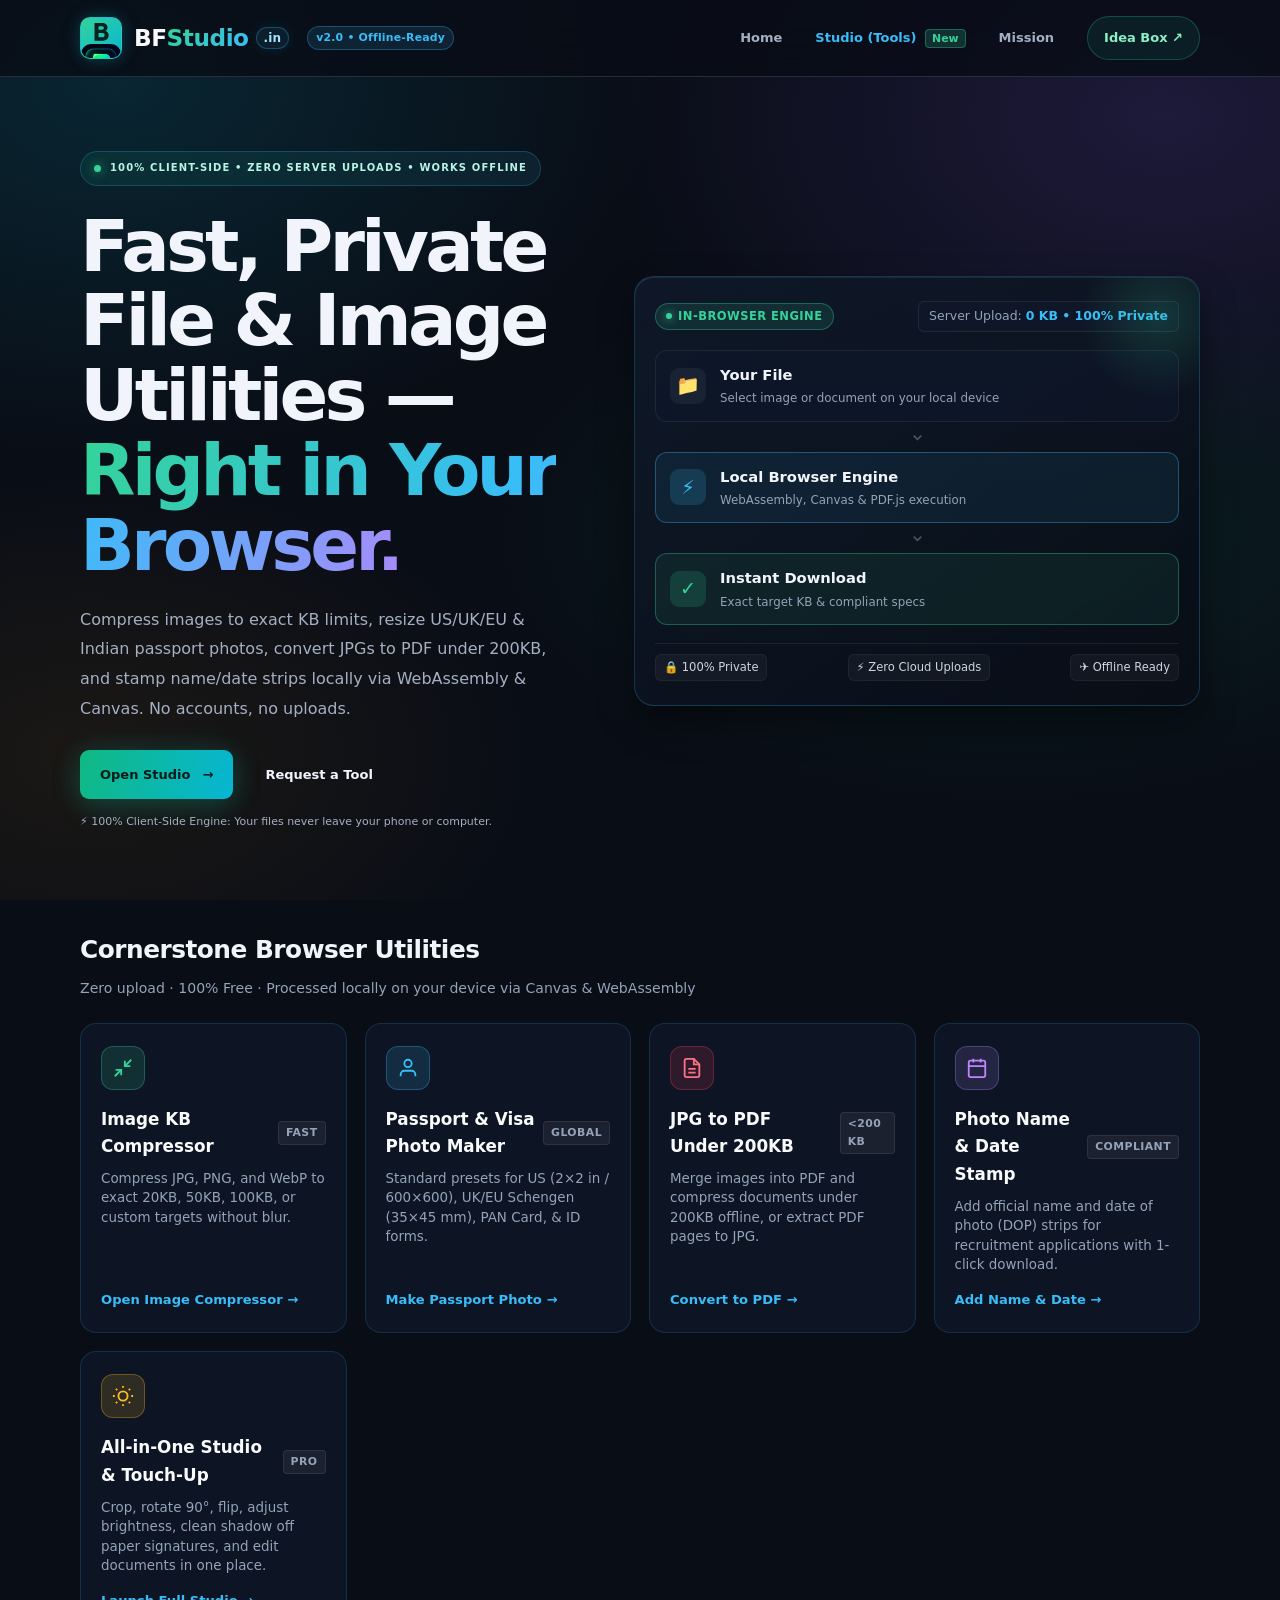
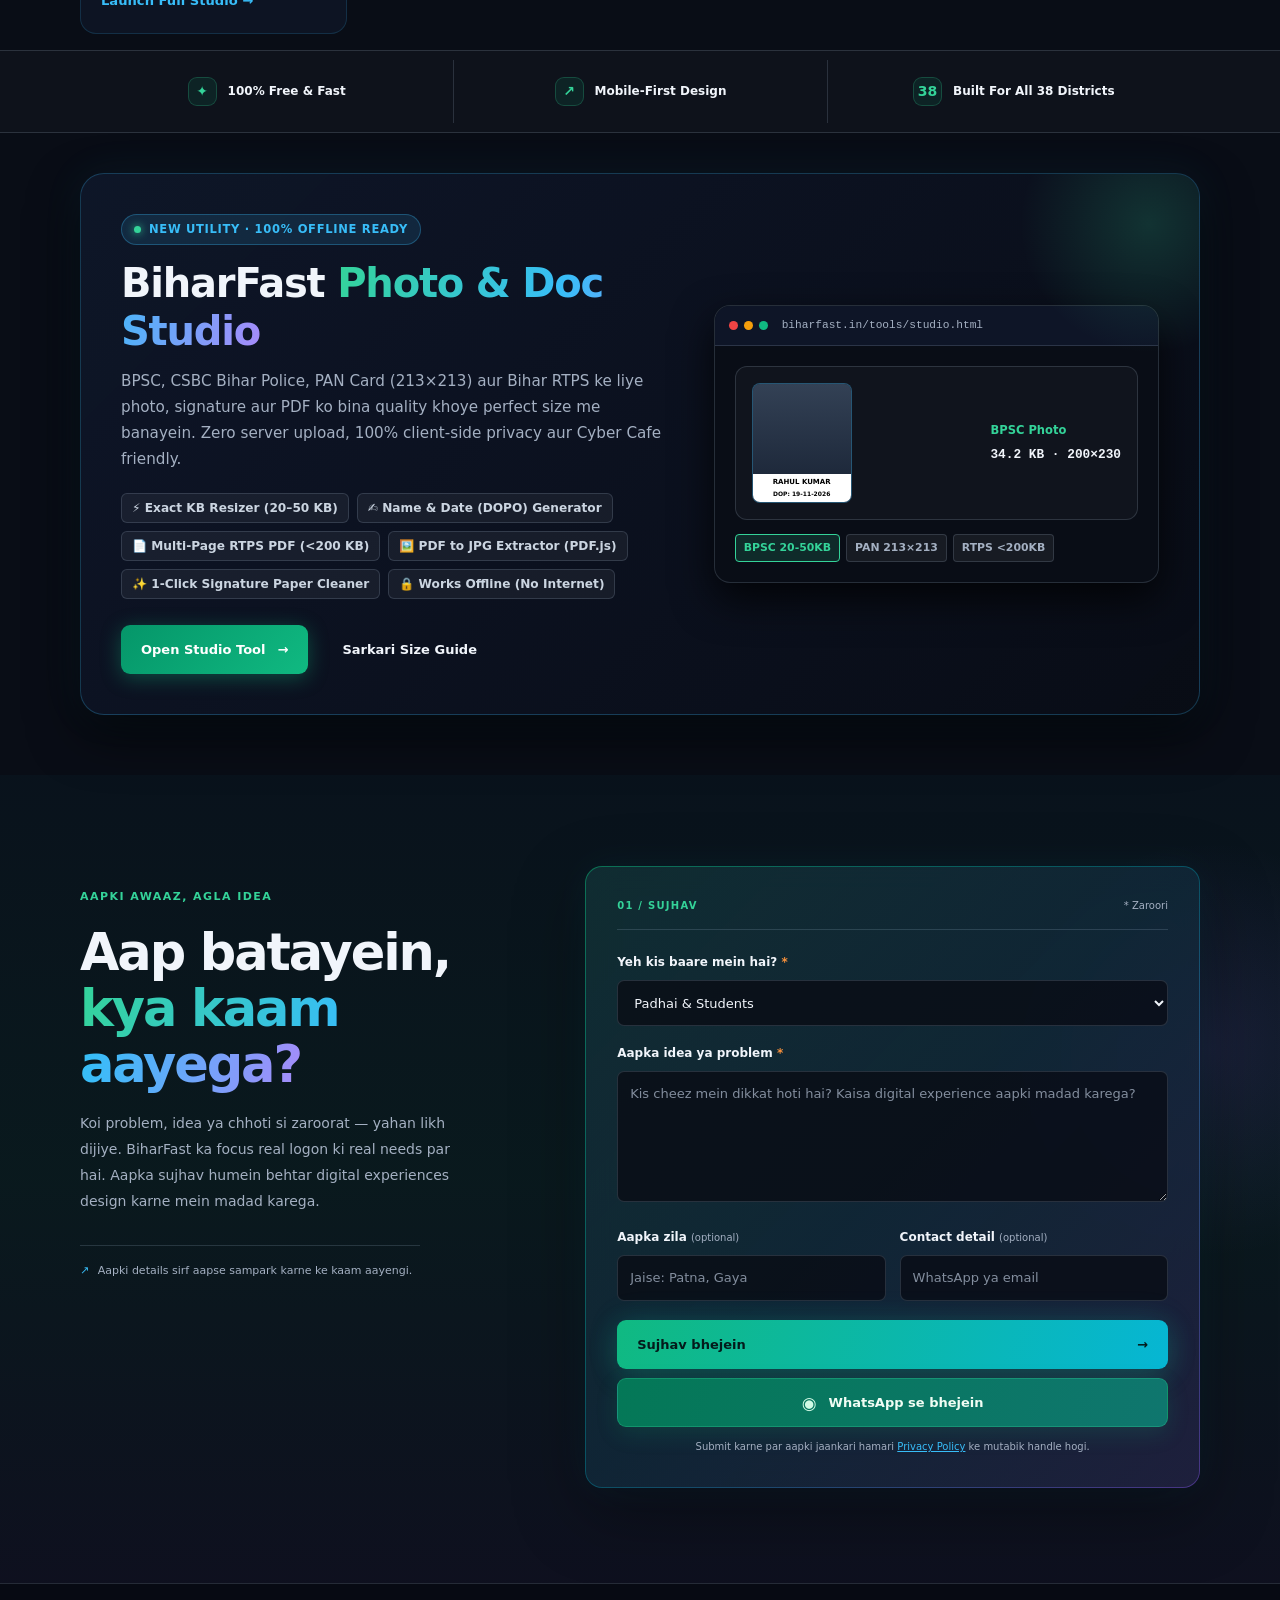
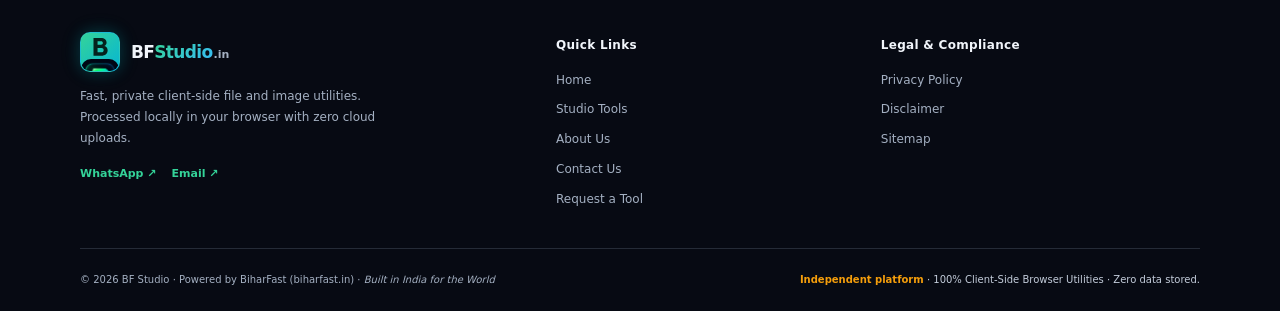
<file: index.html>
<!doctype html>
<html lang="en">
<head>
  <meta charset="utf-8">
  <meta name="viewport" content="width=device-width, initial-scale=1">
  <meta name="theme-color" content="#090d16">
  <meta name="google-site-verification" content="RhyfIw9DUa6uWANx7uPwIKkUPOEs1FZ-zlZUAymGXzs">
  <meta name="description" content="BF Studio — Fast, private in-browser file utilities. Compress JPG/PNG to exact KB limits, format passport & visa photos, merge PDFs under 200KB. Zero server uploads, works 100% offline.">
  <meta name="keywords" content="compress image in kb, resize photo online free, photo to pdf converter, passport photo maker no upload, us passport photo 2x2, uk visa photo, bpsc photo resize 50kb, pan card 213x213">

  <!-- Open Graph / Social Preview -->
  <meta property="og:type" content="website">
  <meta property="og:site_name" content="BF Studio by BiharFast">
  <meta property="og:title" content="BF Studio — Fast, Private File & Image Utilities (No Upload)">
  <meta property="og:description" content="Compress images to exact KB limits, convert photos to PDF, format passport & ID photos, and clean documents locally on your device. Zero server uploads.">
  <meta property="og:url" content="https://www.biharfast.in/">
  <meta property="og:image" content="https://www.biharfast.in/assets/img/og-banner.png">
  <meta property="og:image:secure_url" content="https://www.biharfast.in/assets/img/og-banner.png">
  <meta property="og:image:type" content="image/png">
  <meta property="og:image:width" content="1200">
  <meta property="og:image:height" content="630">
  <meta property="og:image:alt" content="BF Studio — In-Browser File & Image Utilities">

  <!-- Twitter / X Preview -->
  <meta name="twitter:card" content="summary_large_image">
  <meta name="twitter:title" content="BF Studio — Fast, Private File & Image Utilities">
  <meta name="twitter:description" content="Compress images to exact KB limits, convert photos to PDF, format passport & ID photos. 100% Client-Side.">
  <meta name="twitter:image" content="https://www.biharfast.in/assets/img/og-banner.png">

  <title>BF Studio — Free Online Image KB Compressor, Passport Photo & PDF Tool</title>
  <link rel="canonical" href="https://www.biharfast.in/">
  <link rel="icon" type="image/png" href="assets/img/logo.png">
  <link rel="stylesheet" href="assets/css/style.css">
  <script src="assets/js/main.js" defer></script>
</head>
<body>
  <header class="site-header">
    <div class="header-inner">
      <a class="brand" href="index.html" aria-label="BF Studio home">
        <span class="brand-mark">
          <svg data-image-fallback="brand" viewBox="0 0 32 32" aria-hidden="true"><path fill="#04221d" d="M8 6h9.1c4.4 0 7 2.2 7 5.8 0 2-1 3.5-2.8 4.3 2.6.7 4.1 2.5 4.1 5.1 0 4-2.9 6.8-7.8 6.8H8V6Zm5 4.2v4.2h4.2c1.5 0 2.3-.7 2.3-2.1s-.8-2.1-2.3-2.1H13Zm0 8.3v5.1h4.8c1.7 0 2.7-.9 2.7-2.5s-1-2.6-2.7-2.6H13Z"/></svg>
          <img class="brand-logo-image" src="assets/img/logo.png" alt="" data-optional-image="brand" hidden>
        </span>
        <span class="brand-text">BF<span class="brand-name-accent">Studio</span><small class="brand-in">.in</small></span>
        <span class="nav-version-badge">v2.0 • Offline-Ready</span>
      </a>
      <button class="mobile-menu-toggle" type="button" aria-label="Menu" aria-expanded="false" aria-controls="primary-nav" data-menu-toggle>
        <span class="menu-icon" aria-hidden="true"></span>
      </button>
      <nav class="primary-nav" id="primary-nav" aria-label="Main navigation" data-primary-nav>
        <a href="index.html">Home</a>
        <a href="tools/studio.html" style="color: var(--cyan); font-weight: 750;">Studio (Tools) <span style="font-size: 0.68rem; background: rgba(52,211,153,0.18); color: var(--green); padding: 2px 6px; border-radius: 4px; border: 1px solid rgba(52,211,153,0.35); margin-left: 4px;">New</span></a>
        <a href="index.html#mission">Mission</a>
        <a class="nav-cta" href="index.html#idea-form">Idea Box <span aria-hidden="true">↗</span></a>
      </nav>
    </div>
  </header>

  <main>
    <section class="hero page-width" id="mission" aria-labelledby="hero-title">
      <div class="hero-layout">
        <div class="hero-copy">
          <p class="tagline-pill">100% CLIENT-SIDE • ZERO SERVER UPLOADS • WORKS OFFLINE</p>
          <h1 id="hero-title">Fast, Private File &amp; Image Utilities —<br><span class="text-gradient">Right in Your Browser.</span></h1>
          <p class="hero-description">Compress images to exact KB limits, resize US/UK/EU &amp; Indian passport photos, convert JPGs to PDF under 200KB, and stamp name/date strips locally via WebAssembly &amp; Canvas. No accounts, no uploads.</p>
          <div class="hero-cta-group">
            <a class="button button-primary hero-button" href="tools/studio.html">Open Studio <span aria-hidden="true">→</span></a>
            <a class="button button-secondary hero-button" href="#idea-form">Request a Tool</a>
          </div>
          <p class="hero-note">⚡ 100% Client-Side Engine: Your files never leave your phone or computer.</p>
        </div>

        <!-- Local Browser Processing Architecture Card (Zero Server Upload) -->
        <div class="local-process-card" role="region" aria-label="Local Browser Processing Flow">
          <div class="process-card-header">
            <span class="pulse-chip green">
              <span class="pulse-dot"></span> In-Browser Engine
            </span>
            <span class="privacy-metric">Server Upload: <strong>0 KB • 100% Private</strong></span>
          </div>

          <div class="process-flow">
            <div class="flow-step">
              <div class="step-icon">📁</div>
              <div class="step-details">
                <span class="step-title">Your File</span>
                <span class="step-sub">Select image or document on your local device</span>
              </div>
            </div>

            <div class="flow-arrow" aria-hidden="true">
              <svg viewBox="0 0 24 24" fill="none" stroke="currentColor" stroke-width="2.5"><polyline points="9 18 15 12 9 6"></polyline></svg>
            </div>

            <div class="flow-step highlight">
              <div class="step-icon">⚡</div>
              <div class="step-details">
                <span class="step-title">Local Browser Engine</span>
                <span class="step-sub">WebAssembly, Canvas &amp; PDF.js execution</span>
              </div>
            </div>

            <div class="flow-arrow" aria-hidden="true">
              <svg viewBox="0 0 24 24" fill="none" stroke="currentColor" stroke-width="2.5"><polyline points="9 18 15 12 9 6"></polyline></svg>
            </div>

            <div class="flow-step success">
              <div class="step-icon">✓</div>
              <div class="step-details">
                <span class="step-title">Instant Download</span>
                <span class="step-sub">Exact target KB &amp; compliant specs</span>
              </div>
            </div>
          </div>

          <div class="process-card-footer">
            <div class="trust-badge-row">
              <span class="security-badge">🔒 100% Private</span>
              <span class="security-badge">⚡ Zero Cloud Uploads</span>
              <span class="security-badge">✈️ Offline Ready</span>
            </div>
          </div>
        </div>
      </div>
    </section>

    <!-- 5 Cornerstone Responsive Front-and-Center Utility Cards -->
    <section class="utilities-grid-section page-width" aria-labelledby="utilities-heading">
      <div class="section-header-compact">
        <h2 id="utilities-heading" class="compact-title">Cornerstone Browser Utilities</h2>
        <p class="compact-subtitle">Zero upload · 100% Free · Processed locally on your device via Canvas &amp; WebAssembly</p>
      </div>

      <div class="utilities-grid">
        <a href="tools/image-compressor-20kb.html" class="utility-card">
          <div class="utility-card-icon icon-resizer">
            <svg viewBox="0 0 24 24" fill="none" stroke="currentColor" stroke-width="2"><polyline points="4 14 10 14 10 20"></polyline><polyline points="20 10 14 10 14 4"></polyline><line x1="14" y1="10" x2="21" y2="3"></line><line x1="3" y1="21" x2="10" y2="14"></line></svg>
          </div>
          <div class="utility-card-content">
            <div class="utility-card-header">
              <h3>Image KB Compressor</h3>
              <span class="utility-tag">Fast</span>
            </div>
            <p>Compress JPG, PNG, and WebP to exact 20KB, 50KB, 100KB, or custom targets without blur.</p>
            <span class="utility-link-label">Open Image Compressor →</span>
          </div>
        </a>

        <a href="tools/passport-photo-maker.html" class="utility-card">
          <div class="utility-card-icon icon-passport">
            <svg viewBox="0 0 24 24" fill="none" stroke="currentColor" stroke-width="2"><path d="M20 21v-2a4 4 0 0 0-4-4H8a4 4 0 0 0-4 4v2"></path><circle cx="12" cy="7" r="4"></circle></svg>
          </div>
          <div class="utility-card-content">
            <div class="utility-card-header">
              <h3>Passport &amp; Visa Photo Maker</h3>
              <span class="utility-tag">Global</span>
            </div>
            <p>Standard presets for US (2×2 in / 600×600), UK/EU Schengen (35×45 mm), PAN Card, &amp; ID forms.</p>
            <span class="utility-link-label">Make Passport Photo →</span>
          </div>
        </a>

        <a href="tools/jpg-to-pdf-200kb.html" class="utility-card">
          <div class="utility-card-icon icon-pdf">
            <svg viewBox="0 0 24 24" fill="none" stroke="currentColor" stroke-width="2"><path d="M14 2H6a2 2 0 0 0-2 2v16a2 2 0 0 0 2 2h12a2 2 0 0 0 2-2V8z"></path><polyline points="14 2 14 8 20 8"></polyline><line x1="16" y1="13" x2="8" y2="13"></line><line x1="16" y1="17" x2="8" y2="17"></line></svg>
          </div>
          <div class="utility-card-content">
            <div class="utility-card-header">
              <h3>JPG to PDF Under 200KB</h3>
              <span class="utility-tag">&lt;200 KB</span>
            </div>
            <p>Merge images into PDF and compress documents under 200KB offline, or extract PDF pages to JPG.</p>
            <span class="utility-link-label">Convert to PDF →</span>
          </div>
        </a>

        <a href="tools/photo-name-date-stamp.html" class="utility-card">
          <div class="utility-card-icon icon-namedate">
            <svg viewBox="0 0 24 24" fill="none" stroke="currentColor" stroke-width="2"><rect x="3" y="4" width="18" height="18" rx="2" ry="2"></rect><line x1="16" y1="2" x2="16" y2="6"></line><line x1="8" y1="2" x2="8" y2="6"></line><line x1="3" y1="10" x2="21" y2="10"></line></svg>
          </div>
          <div class="utility-card-content">
            <div class="utility-card-header">
              <h3>Photo Name &amp; Date Stamp</h3>
              <span class="utility-tag">Compliant</span>
            </div>
            <p>Add official name and date of photo (DOP) strips for recruitment applications with 1-click download.</p>
            <span class="utility-link-label">Add Name &amp; Date →</span>
          </div>
        </a>

        <a href="tools/studio.html" class="utility-card">
          <div class="utility-card-icon icon-studio">
            <svg viewBox="0 0 24 24" fill="none" stroke="currentColor" stroke-width="2"><circle cx="12" cy="12" r="5"></circle><line x1="12" y1="1" x2="12" y2="3"></line><line x1="12" y1="21" x2="12" y2="23"></line><line x1="4.22" y1="4.22" x2="5.64" y2="5.64"></line><line x1="18.36" y1="18.36" x2="19.78" y2="19.78"></line><line x1="1" y1="12" x2="3" y2="12"></line><line x1="21" y1="12" x2="23" y2="12"></line><line x1="4.22" y1="19.78" x2="5.64" y2="18.36"></line><line x1="18.36" y1="5.64" x2="19.78" y2="4.22"></line></svg>
          </div>
          <div class="utility-card-content">
            <div class="utility-card-header">
              <h3>All-in-One Studio &amp; Touch-Up</h3>
              <span class="utility-tag">Pro</span>
            </div>
            <p>Crop, rotate 90°, flip, adjust brightness, clean shadow off paper signatures, and edit documents in one place.</p>
            <span class="utility-link-label">Launch Full Studio →</span>
          </div>
        </a>
      </div>
    </section>

    <section class="trust-strip" aria-label="BiharFast ke vaade">
      <div class="trust-inner page-width">
        <div class="trust-item"><span class="trust-icon" aria-hidden="true">✦</span><span>100% Free & Fast</span></div>
        <div class="trust-item"><span class="trust-icon" aria-hidden="true">↗</span><span>Mobile-First Design</span></div>
        <div class="trust-item"><span class="trust-icon" aria-hidden="true">38</span><span>Built For All 38 Districts</span></div>
      </div>
    </section>

    <!-- BiharFast Studio Feature Spotlight Card -->
    <section class="studio-spotlight-section page-width" aria-labelledby="studio-spotlight-title">
      <div class="studio-feature-card">
        <div class="studio-feature-content">
          <div class="feature-badge">
            <span class="feature-badge-dot"></span>
            <span>NEW UTILITY · 100% OFFLINE READY</span>
          </div>
          <h2 id="studio-spotlight-title">
            BiharFast <span class="text-gradient">Photo &amp; Doc Studio</span>
          </h2>
          <p class="feature-desc">
            BPSC, CSBC Bihar Police, PAN Card (213×213) aur Bihar RTPS ke liye photo, signature aur PDF ko bina quality khoye perfect size me banayein. Zero server upload, 100% client-side privacy aur Cyber Cafe friendly.
          </p>

          <div class="feature-pills-list">
            <span class="feature-pill">⚡ Exact KB Resizer (20–50 KB)</span>
            <span class="feature-pill">✍ Name &amp; Date (DOPO) Generator</span>
            <span class="feature-pill">📄 Multi-Page RTPS PDF (&lt;200 KB)</span>
            <span class="feature-pill">🖼️ PDF to JPG Extractor (PDF.js)</span>
            <span class="feature-pill">✨ 1-Click Signature Paper Cleaner</span>
            <span class="feature-pill">🔒 Works Offline (No Internet)</span>
          </div>

          <div class="feature-actions">
            <a href="tools/studio.html" class="button button-primary spotlight-cta">
              Open Studio Tool <span aria-hidden="true">→</span>
            </a>
            <a href="tools/studio.html#faq" class="button button-secondary">
              Sarkari Size Guide
            </a>
          </div>
        </div>

        <div class="studio-feature-preview">
          <div class="preview-mockup">
            <div class="mockup-header">
              <span class="mockup-dot red"></span>
              <span class="mockup-dot yellow"></span>
              <span class="mockup-dot green"></span>
              <span class="mockup-title">biharfast.in/tools/studio.html</span>
            </div>
            <div class="mockup-body">
              <div class="mockup-canvas-box">
                <div class="mockup-photo-preview">
                  <div class="mockup-photo-avatar"></div>
                  <div class="mockup-photo-strip">
                    <span class="mockup-name">RAHUL KUMAR</span>
                    <span class="mockup-date">DOP: 19-11-2026</span>
                  </div>
                </div>
                <div class="mockup-meta-pill">
                  <span class="meta-label">BPSC Photo</span>
                  <span class="meta-val">34.2 KB · 200×230</span>
                </div>
              </div>
              <div class="mockup-chips-row">
                <span class="mockup-chip active">BPSC 20-50KB</span>
                <span class="mockup-chip">PAN 213×213</span>
                <span class="mockup-chip">RTPS &lt;200KB</span>
              </div>
            </div>
          </div>
        </div>
      </div>
    </section>

    <section class="idea-section" id="idea-form" aria-labelledby="idea-title">
      <div class="page-width idea-layout">
        <div class="section-intro">
          <p class="eyebrow">Aapki awaaz, agla idea</p>
          <h2 id="idea-title">Aap batayein,<br><span class="text-gradient">kya kaam aayega?</span></h2>
          <p>Koi problem, idea ya chhoti si zaroorat — yahan likh dijiye. BiharFast ka focus real logon ki real needs par hai. Aapka sujhav humein behtar digital experiences design karne mein madad karega.</p>
          <div class="privacy-note"><span aria-hidden="true">↗</span> Aapki details sirf aapse sampark karne ke kaam aayengi.</div>
        </div>

        <form class="idea-form" id="idea-request-form">
          <div class="form-heading">
            <span class="form-step">01 / SUJHAV</span>
            <span class="form-required">* Zaroori</span>
          </div>
          <label for="category">Yeh kis baare mein hai? <span class="required-mark">*</span></label>
          <select id="category" name="category" required>
            <option value="Padhai & Students">Padhai & Students</option>
            <option value="Kaam-Kaaj & Business">Kaam-Kaaj & Business</option>
            <option value="Paisa Bachana">Paisa Bachana</option>
            <option value="Daily Life Utility">Daily Life Utility</option>
            <option value="Other">Other</option>
          </select>

          <label for="idea">Aapka idea ya problem <span class="required-mark">*</span></label>
          <textarea id="idea" name="idea" rows="5" placeholder="Kis cheez mein dikkat hoti hai? Kaisa digital experience aapki madad karega?" required></textarea>

          <div class="form-row">
            <div>
              <label for="district">Aapka zila <span class="optional-mark">(optional)</span></label>
              <input id="district" name="district" type="text" autocomplete="address-level2" placeholder="Jaise: Patna, Gaya">
            </div>
            <div>
              <label for="contact">Contact detail <span class="optional-mark">(optional)</span></label>
              <input id="contact" name="contact" type="text" autocomplete="email" placeholder="WhatsApp ya email">
            </div>
          </div>

          <input type="hidden" name="access_key" value="YOUR-WEB3FORMS-ACCESS-KEY-HERE">
          <input type="hidden" name="subject" value="Naya BiharFast feature sujhav">
          <input type="hidden" name="from_name" value="BiharFast Idea Box">
          <button class="button button-primary submit-button" id="submit-button" type="submit">Sujhav bhejein <span aria-hidden="true">→</span></button>
          <button class="button button-whatsapp" id="whatsapp-button" type="button"><span class="whatsapp-icon" aria-hidden="true">◉</span> WhatsApp se bhejein</button>
          <p class="form-status" id="form-status" role="status" aria-live="polite"></p>
          <p class="form-footnote">Submit karne par aapki jaankari hamari <a href="pages/privacy-policy.html">Privacy Policy</a> ke mutabik handle hogi.</p>
        </form>
      </div>
    </section>
  </main>

  <footer class="site-footer">
    <div class="page-width footer-grid">
      <div class="footer-column">
        <a class="brand footer-brand" href="index.html" aria-label="BF Studio home">
          <span class="brand-mark">
            <svg data-image-fallback="brand" viewBox="0 0 32 32" aria-hidden="true"><path fill="#04221d" d="M8 6h9.1c4.4 0 7 2.2 7 5.8 0 2-1 3.5-2.8 4.3 2.6.7 4.1 2.5 4.1 5.1 0 4-2.9 6.8-7.8 6.8H8V6Zm5 4.2v4.2h4.2c1.5 0 2.3-.7 2.3-2.1s-.8-2.1-2.3-2.1H13Zm0 8.3v5.1h4.8c1.7 0 2.7-.9 2.7-2.5s-1-2.6-2.7-2.6H13Z"/></svg>
            <img class="brand-logo-image" src="assets/img/logo.png" alt="" data-optional-image="brand" hidden>
          </span>
          <span>BF<span class="brand-name-accent">Studio</span><small>.in</small></span>
        </a>
        <p class="footer-summary">Fast, private client-side file and image utilities. Processed locally in your browser with zero cloud uploads.</p>
        <div class="footer-socials">
          <a href="https://wa.me/916200554191" target="_blank" rel="noopener noreferrer">WhatsApp ↗</a>
          <a href="mailto:devanuragai@gmail.com">Email ↗</a>
        </div>
      </div>
      <div class="footer-column">
        <h2>Quick Links</h2>
        <nav class="footer-links" aria-label="Quick Links">
          <a href="index.html">Home</a>
          <a href="tools/studio.html">Studio Tools</a>
          <a href="pages/about.html">About Us</a>
          <a href="pages/contact.html">Contact Us</a>
          <a href="index.html#idea-form">Request a Tool</a>
        </nav>
      </div>
      <div class="footer-column">
        <h2>Legal & Compliance</h2>
        <nav class="footer-links" aria-label="Legal and Compliance">
          <a href="pages/privacy-policy.html">Privacy Policy</a>
          <a href="pages/disclaimer.html">Disclaimer</a>
          <a href="sitemap.xml">Sitemap</a>
        </nav>
      </div>
    </div>
    <div class="footer-bottom page-width">
      <p>© 2026 BF Studio · Powered by BiharFast (biharfast.in) · <em>Built in India for the World</em></p>
      <p class="independent-note"><strong>Independent platform</strong> · 100% Client-Side Browser Utilities · Zero data stored.</p>
    </div>
  </footer>

  <!-- Service Worker Registration for 100% Offline Support -->
  <script>
    if ('serviceWorker' in navigator) {
      window.addEventListener('load', () => {
        navigator.serviceWorker.register('./sw.js', { scope: '/' })
          .catch(() => navigator.serviceWorker.register('/sw.js', { scope: '/' }))
          .catch(() => navigator.serviceWorker.register('./sw.js'))
          .then((reg) => {
            if (reg) console.log('[BiharFast] Offline Service Worker registered:', reg.scope);
          })
          .catch((err) => console.warn('[BiharFast] Service Worker registration failed:', err));
      });
    }
  </script>
</body>
</html>
</file>
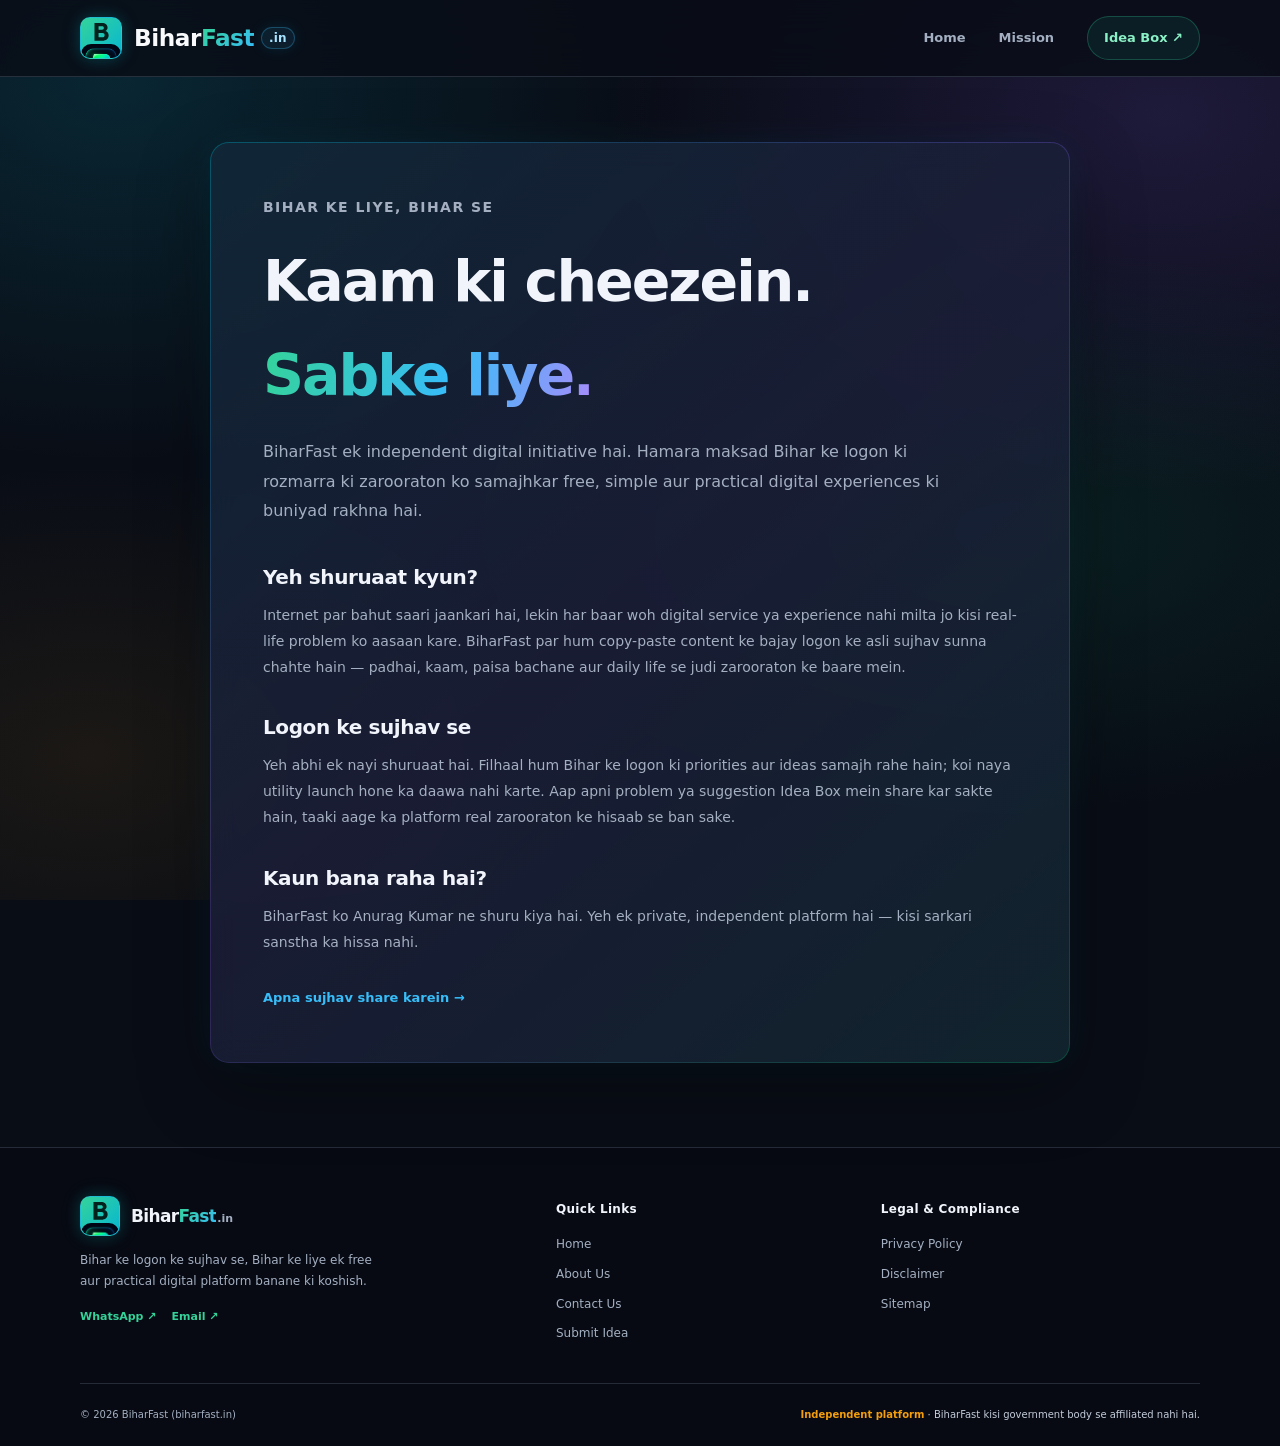
<file: pages/about.html>
<!doctype html>
<html lang="hi">
<head>
  <meta charset="utf-8">
  <meta name="viewport" content="width=device-width, initial-scale=1">
  <meta name="theme-color" content="#090d16">
  <meta name="description" content="BiharFast ka mission: Bihar ke logon ke sujhav se ek free, practical digital platform banana.">
  <title>About Us — BiharFast</title>
  <link rel="canonical" href="https://biharfast.in/pages/about.html">
  <link rel="icon" type="image/png" href="../assets/img/logo.png">
  <link rel="stylesheet" href="../assets/css/style.css">
  <script src="../assets/js/main.js" defer></script>
</head>
<body>
  <header class="site-header">
    <div class="header-inner">
      <a class="brand" href="../index.html" aria-label="BiharFast home">
        <span class="brand-mark">
          <svg data-image-fallback="brand" viewBox="0 0 32 32" aria-hidden="true"><path fill="#04221d" d="M8 6h9.1c4.4 0 7 2.2 7 5.8 0 2-1 3.5-2.8 4.3 2.6.7 4.1 2.5 4.1 5.1 0 4-2.9 6.8-7.8 6.8H8V6Zm5 4.2v4.2h4.2c1.5 0 2.3-.7 2.3-2.1s-.8-2.1-2.3-2.1H13Zm0 8.3v5.1h4.8c1.7 0 2.7-.9 2.7-2.5s-1-2.6-2.7-2.6H13Z"/></svg>
          <img class="brand-logo-image" src="../assets/img/logo.png" alt="" data-optional-image="brand" hidden>
        </span>
        <span class="brand-text">Bihar<span class="brand-name-accent">Fast</span><small class="brand-in">.in</small></span>
      </a>
      <button class="mobile-menu-toggle" type="button" aria-label="Menu kholein" aria-expanded="false" aria-controls="primary-nav" data-menu-toggle><span class="menu-icon" aria-hidden="true"></span></button>
      <nav class="primary-nav" id="primary-nav" aria-label="Main navigation" data-primary-nav>
        <a href="../index.html">Home</a><a href="../index.html#mission">Mission</a><a class="nav-cta" href="../index.html#idea-form">Idea Box <span aria-hidden="true">↗</span></a>
      </nav>
    </div>
  </header>
  <main class="document-main page-width">
    <article class="document">
      <p class="eyebrow">Bihar ke liye, Bihar se</p>
      <h1>Kaam ki cheezein.<br><span class="text-gradient">Sabke liye.</span></h1>
      <p class="lead">BiharFast ek independent digital initiative hai. Hamara maksad Bihar ke logon ki rozmarra ki zarooraton ko samajhkar free, simple aur practical digital experiences ki buniyad rakhna hai.</p>
      <h2>Yeh shuruaat kyun?</h2>
      <p>Internet par bahut saari jaankari hai, lekin har baar woh digital service ya experience nahi milta jo kisi real-life problem ko aasaan kare. BiharFast par hum copy-paste content ke bajay logon ke asli sujhav sunna chahte hain — padhai, kaam, paisa bachane aur daily life se judi zarooraton ke baare mein.</p>
      <h2>Logon ke sujhav se</h2>
      <p>Yeh abhi ek nayi shuruaat hai. Filhaal hum Bihar ke logon ki priorities aur ideas samajh rahe hain; koi naya utility launch hone ka daawa nahi karte. Aap apni problem ya suggestion Idea Box mein share kar sakte hain, taaki aage ka platform real zarooraton ke hisaab se ban sake.</p>
      <h2>Kaun bana raha hai?</h2>
      <p>BiharFast ko Anurag Kumar ne shuru kiya hai. Yeh ek private, independent platform hai — kisi sarkari sanstha ka hissa nahi.</p>
      <a class="back-link" href="../index.html#idea-form">Apna sujhav share karein →</a>
    </article>
  </main>
  <footer class="site-footer">
    <div class="page-width footer-grid">
      <div class="footer-column">
        <a class="brand footer-brand" href="../index.html" aria-label="BiharFast home"><span class="brand-mark"><svg data-image-fallback="brand" viewBox="0 0 32 32" aria-hidden="true"><path fill="#04221d" d="M8 6h9.1c4.4 0 7 2.2 7 5.8 0 2-1 3.5-2.8 4.3 2.6.7 4.1 2.5 4.1 5.1 0 4-2.9 6.8-7.8 6.8H8V6Zm5 4.2v4.2h4.2c1.5 0 2.3-.7 2.3-2.1s-.8-2.1-2.3-2.1H13Zm0 8.3v5.1h4.8c1.7 0 2.7-.9 2.7-2.5s-1-2.6-2.7-2.6H13Z"/></svg><img class="brand-logo-image" src="../assets/img/logo.png" alt="" data-optional-image="brand" hidden></span><span>Bihar<span class="brand-name-accent">Fast</span><small>.in</small></span></a>
        <p class="footer-summary">Bihar ke logon ke sujhav se, Bihar ke liye ek free aur practical digital platform banane ki koshish.</p>
        <div class="footer-socials"><a href="https://wa.me/916200554191" target="_blank" rel="noopener noreferrer">WhatsApp ↗</a><a href="mailto:devanuragai@gmail.com">Email ↗</a></div>
      </div>
      <div class="footer-column"><h2>Quick Links</h2><nav class="footer-links" aria-label="Quick Links"><a href="../index.html">Home</a><a href="about.html">About Us</a><a href="contact.html">Contact Us</a><a href="../index.html#idea-form">Submit Idea</a></nav></div>
      <div class="footer-column"><h2>Legal &amp; Compliance</h2><nav class="footer-links" aria-label="Legal and Compliance"><a href="privacy-policy.html">Privacy Policy</a><a href="disclaimer.html">Disclaimer</a><a href="../sitemap.xml">Sitemap</a></nav></div>
    </div>
    <div class="footer-bottom page-width"><p>© 2026 BiharFast (biharfast.in)</p><p class="independent-note"><strong>Independent platform</strong> · BiharFast kisi government body se affiliated nahi hai.</p></div>
  </footer>
</body>
</html>
</file>
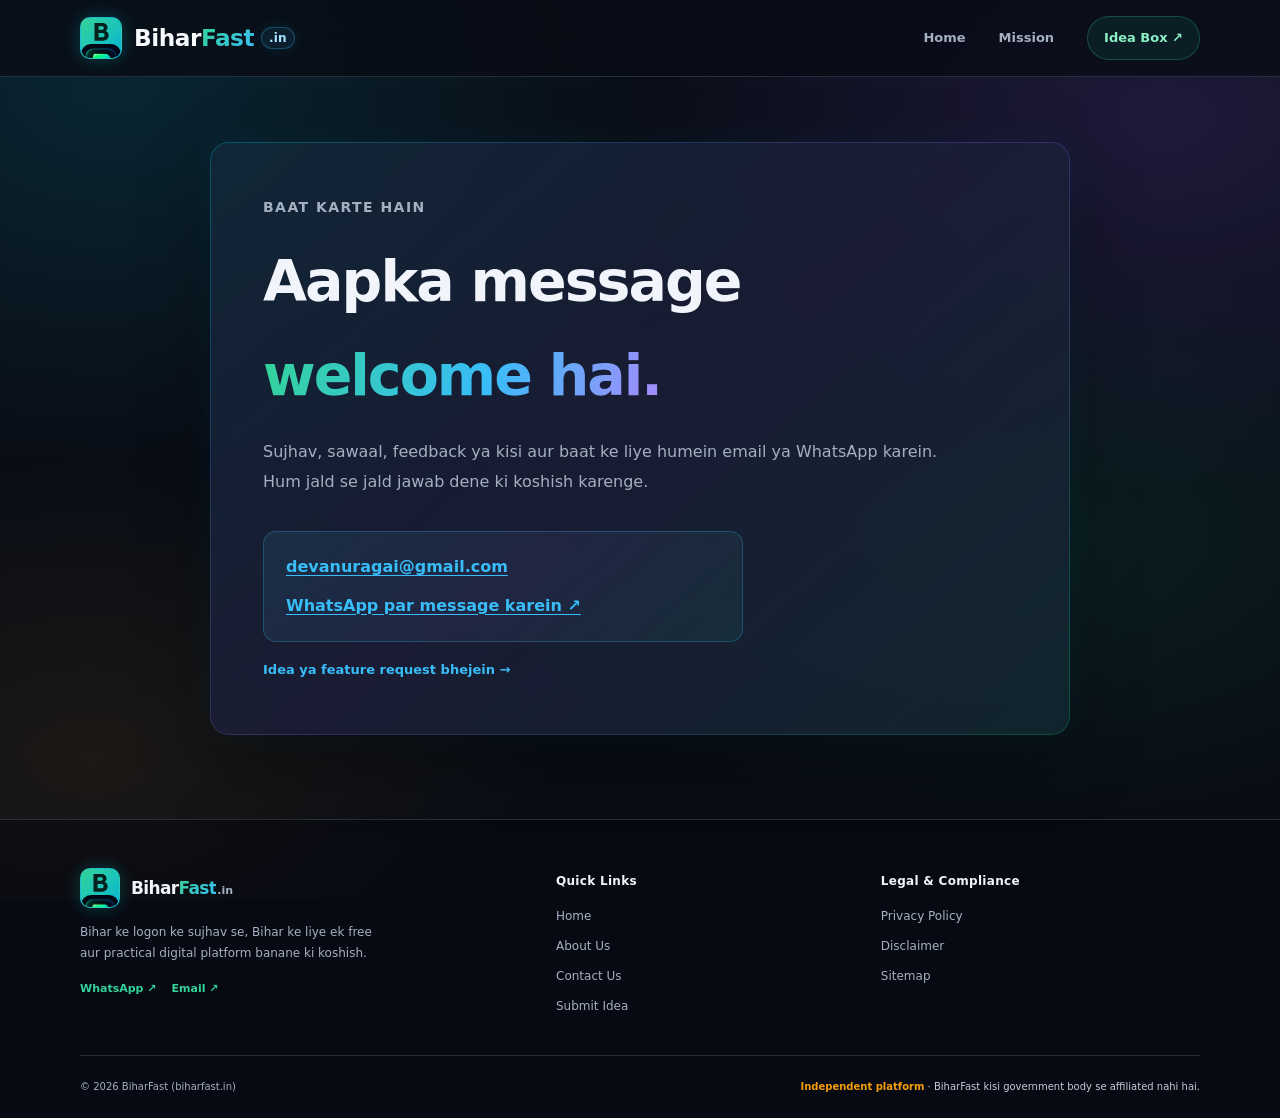
<file: pages/contact.html>
<!doctype html>
<html lang="hi">
<head>
  <meta charset="utf-8">
  <meta name="viewport" content="width=device-width, initial-scale=1">
  <meta name="theme-color" content="#090d16">
  <meta name="description" content="BiharFast se email ya WhatsApp par sampark karein.">
  <title>Contact Us — BiharFast</title>
  <link rel="canonical" href="https://biharfast.in/pages/contact.html">
  <link rel="icon" type="image/png" href="../assets/img/logo.png">
  <link rel="stylesheet" href="../assets/css/style.css">
  <script src="../assets/js/main.js" defer></script>
</head>
<body>
  <header class="site-header">
    <div class="header-inner">
      <a class="brand" href="../index.html" aria-label="BiharFast home">
        <span class="brand-mark"><svg data-image-fallback="brand" viewBox="0 0 32 32" aria-hidden="true"><path fill="#04221d" d="M8 6h9.1c4.4 0 7 2.2 7 5.8 0 2-1 3.5-2.8 4.3 2.6.7 4.1 2.5 4.1 5.1 0 4-2.9 6.8-7.8 6.8H8V6Zm5 4.2v4.2h4.2c1.5 0 2.3-.7 2.3-2.1s-.8-2.1-2.3-2.1H13Zm0 8.3v5.1h4.8c1.7 0 2.7-.9 2.7-2.5s-1-2.6-2.7-2.6H13Z"/></svg><img class="brand-logo-image" src="../assets/img/logo.png" alt="" data-optional-image="brand" hidden></span>
        <span class="brand-text">Bihar<span class="brand-name-accent">Fast</span><small class="brand-in">.in</small></span>
      </a>
      <button class="mobile-menu-toggle" type="button" aria-label="Menu kholein" aria-expanded="false" aria-controls="primary-nav" data-menu-toggle><span class="menu-icon" aria-hidden="true"></span></button>
      <nav class="primary-nav" id="primary-nav" aria-label="Main navigation" data-primary-nav><a href="../index.html">Home</a><a href="../index.html#mission">Mission</a><a class="nav-cta" href="../index.html#idea-form">Idea Box <span aria-hidden="true">↗</span></a></nav>
    </div>
  </header>
  <main class="document-main page-width">
    <article class="document">
      <p class="eyebrow">Baat karte hain</p>
      <h1>Aapka message<br><span class="text-gradient">welcome hai.</span></h1>
      <p class="lead">Sujhav, sawaal, feedback ya kisi aur baat ke liye humein email ya WhatsApp karein. Hum jald se jald jawab dene ki koshish karenge.</p>
      <div class="contact-card">
        <a href="mailto:devanuragai@gmail.com">devanuragai@gmail.com</a>
        <a href="https://wa.me/916200554191" target="_blank" rel="noopener noreferrer">WhatsApp par message karein ↗</a>
      </div>
      <a class="back-link" href="../index.html#idea-form">Idea ya feature request bhejein →</a>
    </article>
  </main>
  <footer class="site-footer">
    <div class="page-width footer-grid">
      <div class="footer-column">
        <a class="brand footer-brand" href="../index.html" aria-label="BiharFast home"><span class="brand-mark"><svg data-image-fallback="brand" viewBox="0 0 32 32" aria-hidden="true"><path fill="#04221d" d="M8 6h9.1c4.4 0 7 2.2 7 5.8 0 2-1 3.5-2.8 4.3 2.6.7 4.1 2.5 4.1 5.1 0 4-2.9 6.8-7.8 6.8H8V6Zm5 4.2v4.2h4.2c1.5 0 2.3-.7 2.3-2.1s-.8-2.1-2.3-2.1H13Zm0 8.3v5.1h4.8c1.7 0 2.7-.9 2.7-2.5s-1-2.6-2.7-2.6H13Z"/></svg><img class="brand-logo-image" src="../assets/img/logo.png" alt="" data-optional-image="brand" hidden></span><span>Bihar<span class="brand-name-accent">Fast</span><small>.in</small></span></a>
        <p class="footer-summary">Bihar ke logon ke sujhav se, Bihar ke liye ek free aur practical digital platform banane ki koshish.</p>
        <div class="footer-socials"><a href="https://wa.me/916200554191" target="_blank" rel="noopener noreferrer">WhatsApp ↗</a><a href="mailto:devanuragai@gmail.com">Email ↗</a></div>
      </div>
      <div class="footer-column"><h2>Quick Links</h2><nav class="footer-links" aria-label="Quick Links"><a href="../index.html">Home</a><a href="about.html">About Us</a><a href="contact.html">Contact Us</a><a href="../index.html#idea-form">Submit Idea</a></nav></div>
      <div class="footer-column"><h2>Legal &amp; Compliance</h2><nav class="footer-links" aria-label="Legal and Compliance"><a href="privacy-policy.html">Privacy Policy</a><a href="disclaimer.html">Disclaimer</a><a href="../sitemap.xml">Sitemap</a></nav></div>
    </div>
    <div class="footer-bottom page-width"><p>© 2026 BiharFast (biharfast.in)</p><p class="independent-note"><strong>Independent platform</strong> · BiharFast kisi government body se affiliated nahi hai.</p></div>
  </footer>
</body>
</html>
</file>
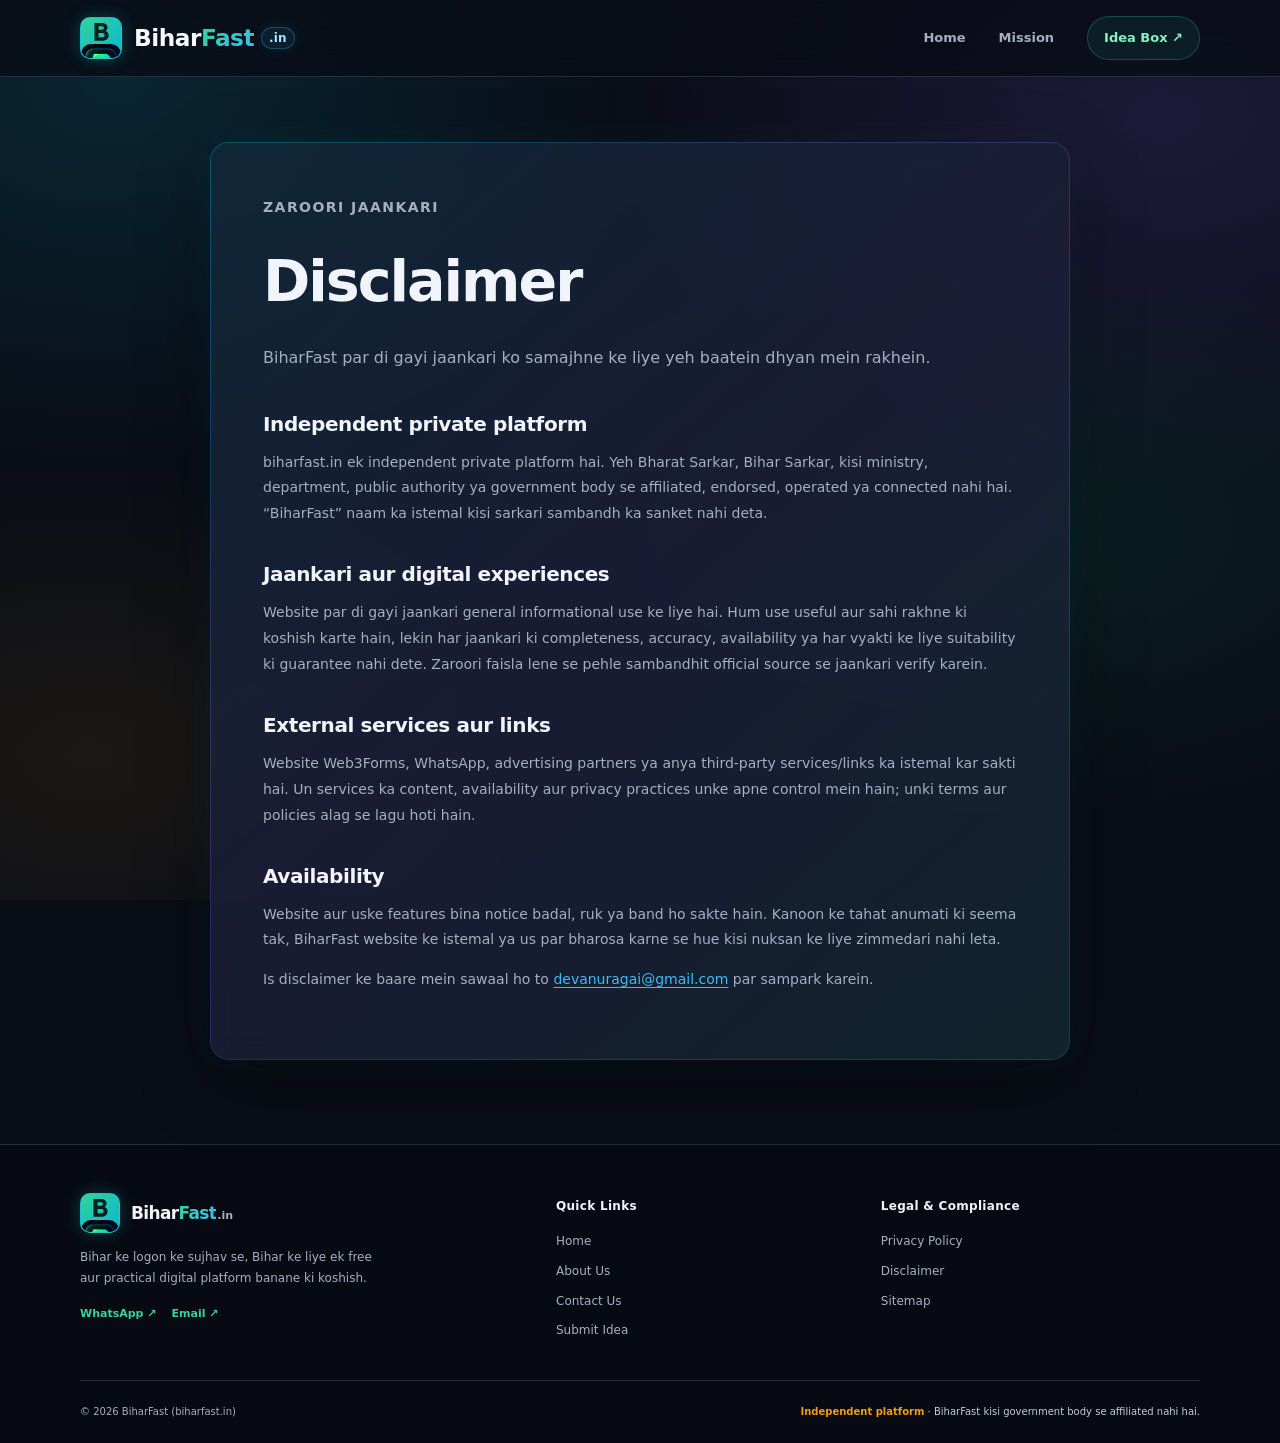
<file: pages/disclaimer.html>
<!doctype html>
<html lang="hi">
<head>
  <meta charset="utf-8">
  <meta name="viewport" content="width=device-width, initial-scale=1">
  <meta name="theme-color" content="#090d16">
  <meta name="description" content="BiharFast ek independent private platform hai aur kisi government body se affiliated nahi hai.">
  <title>Disclaimer — BiharFast</title>
  <link rel="canonical" href="https://biharfast.in/pages/disclaimer.html">
  <link rel="icon" type="image/png" href="../assets/img/logo.png">
  <link rel="stylesheet" href="../assets/css/style.css">
  <script src="../assets/js/main.js" defer></script>
</head>
<body>
  <header class="site-header">
    <div class="header-inner">
      <a class="brand" href="../index.html" aria-label="BiharFast home"><span class="brand-mark"><svg data-image-fallback="brand" viewBox="0 0 32 32" aria-hidden="true"><path fill="#04221d" d="M8 6h9.1c4.4 0 7 2.2 7 5.8 0 2-1 3.5-2.8 4.3 2.6.7 4.1 2.5 4.1 5.1 0 4-2.9 6.8-7.8 6.8H8V6Zm5 4.2v4.2h4.2c1.5 0 2.3-.7 2.3-2.1s-.8-2.1-2.3-2.1H13Zm0 8.3v5.1h4.8c1.7 0 2.7-.9 2.7-2.5s-1-2.6-2.7-2.6H13Z"/></svg><img class="brand-logo-image" src="../assets/img/logo.png" alt="" data-optional-image="brand" hidden></span><span class="brand-text">Bihar<span class="brand-name-accent">Fast</span><small class="brand-in">.in</small></span></a>
      <button class="mobile-menu-toggle" type="button" aria-label="Menu kholein" aria-expanded="false" aria-controls="primary-nav" data-menu-toggle><span class="menu-icon" aria-hidden="true"></span></button>
      <nav class="primary-nav" id="primary-nav" aria-label="Main navigation" data-primary-nav><a href="../index.html">Home</a><a href="../index.html#mission">Mission</a><a class="nav-cta" href="../index.html#idea-form">Idea Box <span aria-hidden="true">↗</span></a></nav>
    </div>
  </header>
  <main class="document-main page-width">
    <article class="document">
      <p class="eyebrow">Zaroori jaankari</p>
      <h1>Disclaimer</h1>
      <p class="lead">BiharFast par di gayi jaankari ko samajhne ke liye yeh baatein dhyan mein rakhein.</p>
      <h2>Independent private platform</h2>
      <p>biharfast.in ek independent private platform hai. Yeh Bharat Sarkar, Bihar Sarkar, kisi ministry, department, public authority ya government body se affiliated, endorsed, operated ya connected nahi hai. “BiharFast” naam ka istemal kisi sarkari sambandh ka sanket nahi deta.</p>
      <h2>Jaankari aur digital experiences</h2>
      <p>Website par di gayi jaankari general informational use ke liye hai. Hum use useful aur sahi rakhne ki koshish karte hain, lekin har jaankari ki completeness, accuracy, availability ya har vyakti ke liye suitability ki guarantee nahi dete. Zaroori faisla lene se pehle sambandhit official source se jaankari verify karein.</p>
      <h2>External services aur links</h2>
      <p>Website Web3Forms, WhatsApp, advertising partners ya anya third-party services/links ka istemal kar sakti hai. Un services ka content, availability aur privacy practices unke apne control mein hain; unki terms aur policies alag se lagu hoti hain.</p>
      <h2>Availability</h2>
      <p>Website aur uske features bina notice badal, ruk ya band ho sakte hain. Kanoon ke tahat anumati ki seema tak, BiharFast website ke istemal ya us par bharosa karne se hue kisi nuksan ke liye zimmedari nahi leta.</p>
      <p>Is disclaimer ke baare mein sawaal ho to <a href="mailto:devanuragai@gmail.com">devanuragai@gmail.com</a> par sampark karein.</p>
    </article>
  </main>
  <footer class="site-footer">
    <div class="page-width footer-grid">
      <div class="footer-column">
        <a class="brand footer-brand" href="../index.html" aria-label="BiharFast home"><span class="brand-mark"><svg data-image-fallback="brand" viewBox="0 0 32 32" aria-hidden="true"><path fill="#04221d" d="M8 6h9.1c4.4 0 7 2.2 7 5.8 0 2-1 3.5-2.8 4.3 2.6.7 4.1 2.5 4.1 5.1 0 4-2.9 6.8-7.8 6.8H8V6Zm5 4.2v4.2h4.2c1.5 0 2.3-.7 2.3-2.1s-.8-2.1-2.3-2.1H13Zm0 8.3v5.1h4.8c1.7 0 2.7-.9 2.7-2.5s-1-2.6-2.7-2.6H13Z"/></svg><img class="brand-logo-image" src="../assets/img/logo.png" alt="" data-optional-image="brand" hidden></span><span>Bihar<span class="brand-name-accent">Fast</span><small>.in</small></span></a>
        <p class="footer-summary">Bihar ke logon ke sujhav se, Bihar ke liye ek free aur practical digital platform banane ki koshish.</p>
        <div class="footer-socials"><a href="https://wa.me/916200554191" target="_blank" rel="noopener noreferrer">WhatsApp ↗</a><a href="mailto:devanuragai@gmail.com">Email ↗</a></div>
      </div>
      <div class="footer-column"><h2>Quick Links</h2><nav class="footer-links" aria-label="Quick Links"><a href="../index.html">Home</a><a href="about.html">About Us</a><a href="contact.html">Contact Us</a><a href="../index.html#idea-form">Submit Idea</a></nav></div>
      <div class="footer-column"><h2>Legal &amp; Compliance</h2><nav class="footer-links" aria-label="Legal and Compliance"><a href="privacy-policy.html">Privacy Policy</a><a href="disclaimer.html">Disclaimer</a><a href="../sitemap.xml">Sitemap</a></nav></div>
    </div>
    <div class="footer-bottom page-width"><p>© 2026 BiharFast (biharfast.in)</p><p class="independent-note"><strong>Independent platform</strong> · BiharFast kisi government body se affiliated nahi hai.</p></div>
  </footer>
</body>
</html>
</file>
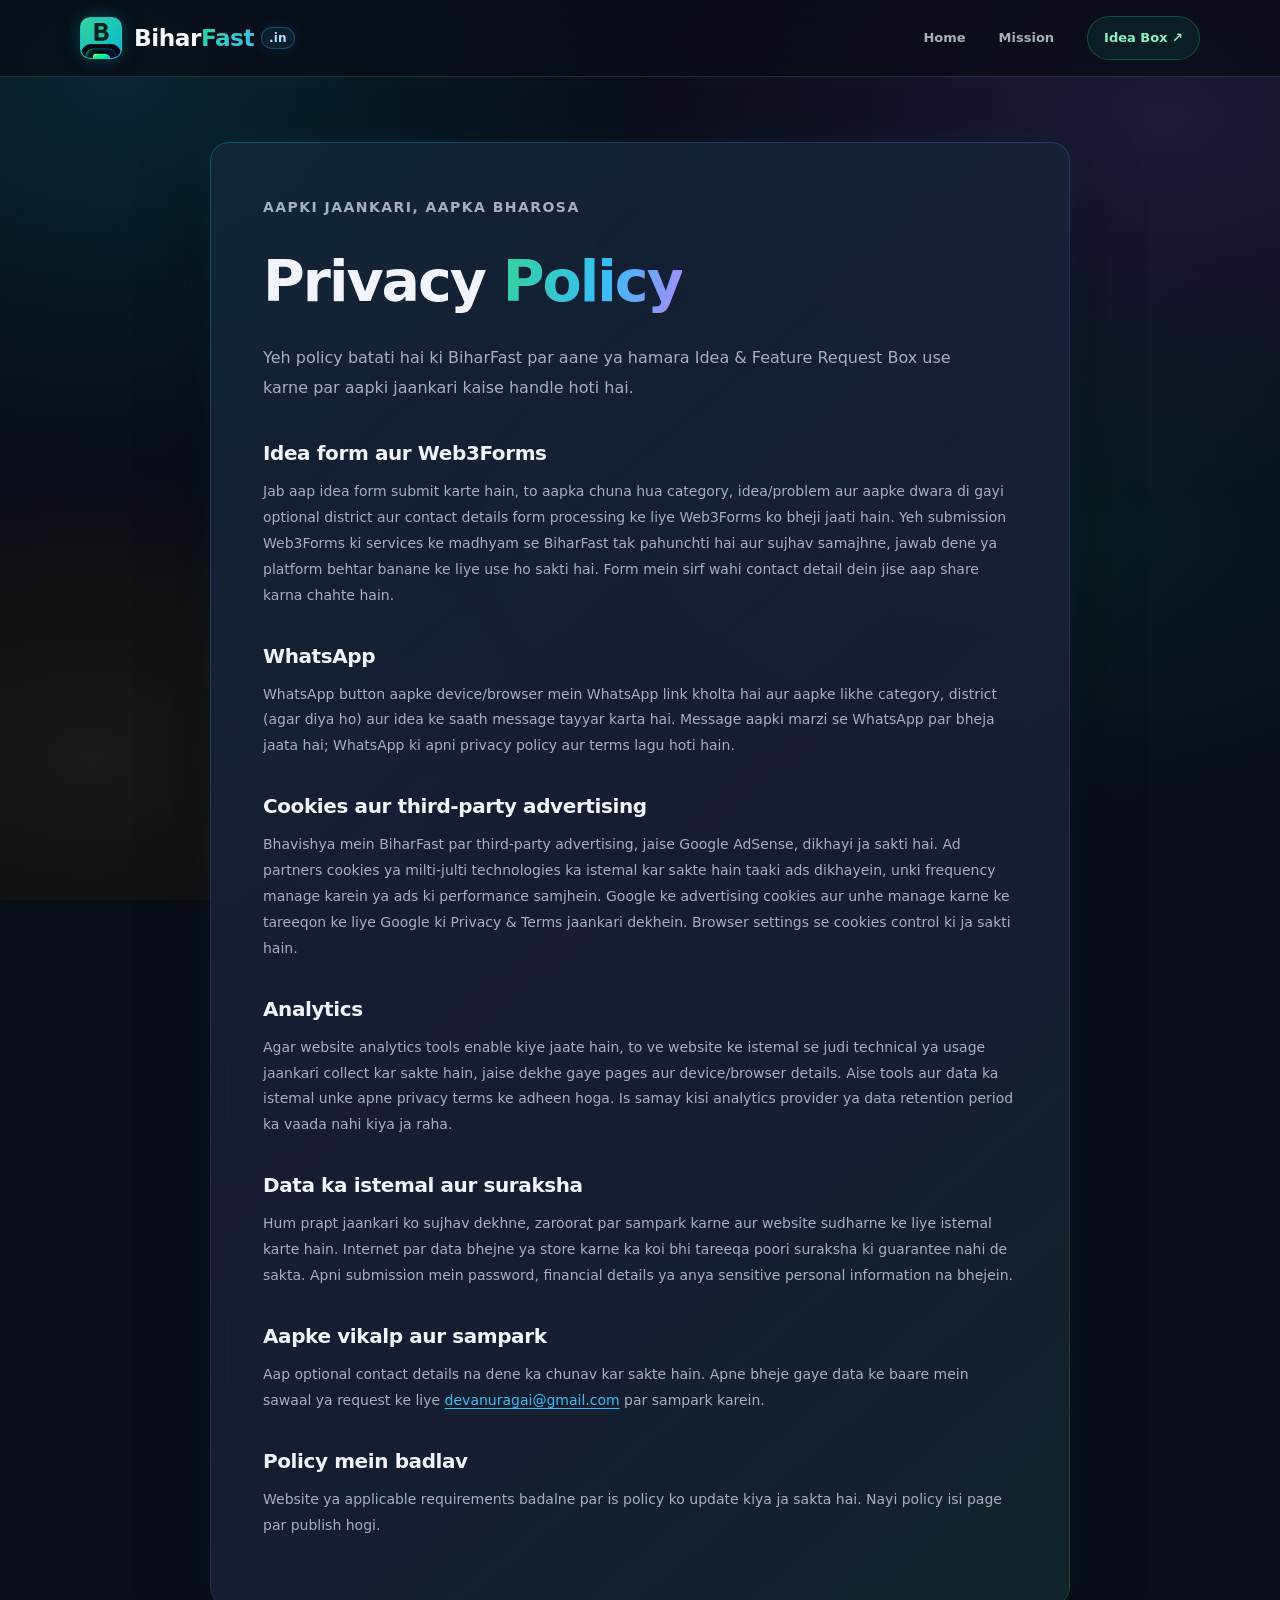
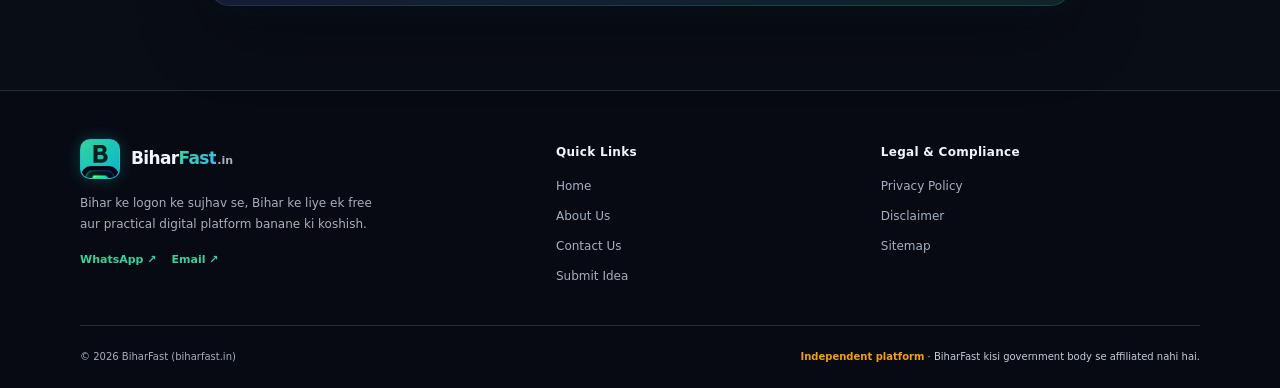
<file: pages/privacy-policy.html>
<!doctype html>
<html lang="hi">
<head>
  <meta charset="utf-8">
  <meta name="viewport" content="width=device-width, initial-scale=1">
  <meta name="theme-color" content="#090d16">
  <meta name="description" content="BiharFast ki Privacy Policy: idea form, Web3Forms, analytics aur advertising cookies kaise handle hote hain.">
  <title>Privacy Policy — BiharFast</title>
  <link rel="canonical" href="https://biharfast.in/pages/privacy-policy.html">
  <link rel="icon" type="image/png" href="../assets/img/logo.png">
  <link rel="stylesheet" href="../assets/css/style.css">
  <script src="../assets/js/main.js" defer></script>
</head>
<body>
  <header class="site-header">
    <div class="header-inner">
      <a class="brand" href="../index.html" aria-label="BiharFast home"><span class="brand-mark"><svg data-image-fallback="brand" viewBox="0 0 32 32" aria-hidden="true"><path fill="#04221d" d="M8 6h9.1c4.4 0 7 2.2 7 5.8 0 2-1 3.5-2.8 4.3 2.6.7 4.1 2.5 4.1 5.1 0 4-2.9 6.8-7.8 6.8H8V6Zm5 4.2v4.2h4.2c1.5 0 2.3-.7 2.3-2.1s-.8-2.1-2.3-2.1H13Zm0 8.3v5.1h4.8c1.7 0 2.7-.9 2.7-2.5s-1-2.6-2.7-2.6H13Z"/></svg><img class="brand-logo-image" src="../assets/img/logo.png" alt="" data-optional-image="brand" hidden></span><span class="brand-text">Bihar<span class="brand-name-accent">Fast</span><small class="brand-in">.in</small></span></a>
      <button class="mobile-menu-toggle" type="button" aria-label="Menu kholein" aria-expanded="false" aria-controls="primary-nav" data-menu-toggle><span class="menu-icon" aria-hidden="true"></span></button>
      <nav class="primary-nav" id="primary-nav" aria-label="Main navigation" data-primary-nav><a href="../index.html">Home</a><a href="../index.html#mission">Mission</a><a class="nav-cta" href="../index.html#idea-form">Idea Box <span aria-hidden="true">↗</span></a></nav>
    </div>
  </header>
  <main class="document-main page-width">
    <article class="document">
      <p class="eyebrow">Aapki jaankari, aapka bharosa</p>
      <h1>Privacy <span class="text-gradient">Policy</span></h1>
      <p class="lead">Yeh policy batati hai ki BiharFast par aane ya hamara Idea &amp; Feature Request Box use karne par aapki jaankari kaise handle hoti hai.</p>
      <h2>Idea form aur Web3Forms</h2>
      <p>Jab aap idea form submit karte hain, to aapka chuna hua category, idea/problem aur aapke dwara di gayi optional district aur contact details form processing ke liye Web3Forms ko bheji jaati hain. Yeh submission Web3Forms ki services ke madhyam se BiharFast tak pahunchti hai aur sujhav samajhne, jawab dene ya platform behtar banane ke liye use ho sakti hai. Form mein sirf wahi contact detail dein jise aap share karna chahte hain.</p>
      <h2>WhatsApp</h2>
      <p>WhatsApp button aapke device/browser mein WhatsApp link kholta hai aur aapke likhe category, district (agar diya ho) aur idea ke saath message tayyar karta hai. Message aapki marzi se WhatsApp par bheja jaata hai; WhatsApp ki apni privacy policy aur terms lagu hoti hain.</p>
      <h2>Cookies aur third-party advertising</h2>
      <p>Bhavishya mein BiharFast par third-party advertising, jaise Google AdSense, dikhayi ja sakti hai. Ad partners cookies ya milti-julti technologies ka istemal kar sakte hain taaki ads dikhayein, unki frequency manage karein ya ads ki performance samjhein. Google ke advertising cookies aur unhe manage karne ke tareeqon ke liye Google ki Privacy &amp; Terms jaankari dekhein. Browser settings se cookies control ki ja sakti hain.</p>
      <h2>Analytics</h2>
      <p>Agar website analytics tools enable kiye jaate hain, to ve website ke istemal se judi technical ya usage jaankari collect kar sakte hain, jaise dekhe gaye pages aur device/browser details. Aise tools aur data ka istemal unke apne privacy terms ke adheen hoga. Is samay kisi analytics provider ya data retention period ka vaada nahi kiya ja raha.</p>
      <h2>Data ka istemal aur suraksha</h2>
      <p>Hum prapt jaankari ko sujhav dekhne, zaroorat par sampark karne aur website sudharne ke liye istemal karte hain. Internet par data bhejne ya store karne ka koi bhi tareeqa poori suraksha ki guarantee nahi de sakta. Apni submission mein password, financial details ya anya sensitive personal information na bhejein.</p>
      <h2>Aapke vikalp aur sampark</h2>
      <p>Aap optional contact details na dene ka chunav kar sakte hain. Apne bheje gaye data ke baare mein sawaal ya request ke liye <a href="mailto:devanuragai@gmail.com">devanuragai@gmail.com</a> par sampark karein.</p>
      <h2>Policy mein badlav</h2>
      <p>Website ya applicable requirements badalne par is policy ko update kiya ja sakta hai. Nayi policy isi page par publish hogi.</p>
    </article>
  </main>
  <footer class="site-footer">
    <div class="page-width footer-grid">
      <div class="footer-column">
        <a class="brand footer-brand" href="../index.html" aria-label="BiharFast home"><span class="brand-mark"><svg data-image-fallback="brand" viewBox="0 0 32 32" aria-hidden="true"><path fill="#04221d" d="M8 6h9.1c4.4 0 7 2.2 7 5.8 0 2-1 3.5-2.8 4.3 2.6.7 4.1 2.5 4.1 5.1 0 4-2.9 6.8-7.8 6.8H8V6Zm5 4.2v4.2h4.2c1.5 0 2.3-.7 2.3-2.1s-.8-2.1-2.3-2.1H13Zm0 8.3v5.1h4.8c1.7 0 2.7-.9 2.7-2.5s-1-2.6-2.7-2.6H13Z"/></svg><img class="brand-logo-image" src="../assets/img/logo.png" alt="" data-optional-image="brand" hidden></span><span>Bihar<span class="brand-name-accent">Fast</span><small>.in</small></span></a>
        <p class="footer-summary">Bihar ke logon ke sujhav se, Bihar ke liye ek free aur practical digital platform banane ki koshish.</p>
        <div class="footer-socials"><a href="https://wa.me/916200554191" target="_blank" rel="noopener noreferrer">WhatsApp ↗</a><a href="mailto:devanuragai@gmail.com">Email ↗</a></div>
      </div>
      <div class="footer-column"><h2>Quick Links</h2><nav class="footer-links" aria-label="Quick Links"><a href="../index.html">Home</a><a href="about.html">About Us</a><a href="contact.html">Contact Us</a><a href="../index.html#idea-form">Submit Idea</a></nav></div>
      <div class="footer-column"><h2>Legal &amp; Compliance</h2><nav class="footer-links" aria-label="Legal and Compliance"><a href="privacy-policy.html">Privacy Policy</a><a href="disclaimer.html">Disclaimer</a><a href="../sitemap.xml">Sitemap</a></nav></div>
    </div>
    <div class="footer-bottom page-width"><p>© 2026 BiharFast (biharfast.in)</p><p class="independent-note"><strong>Independent platform</strong> · BiharFast kisi government body se affiliated nahi hai.</p></div>
  </footer>
</body>
</html>
</file>
<file: assets/css/style.css>
@charset "UTF-8";

:root {
  color-scheme: dark;
  --page: #090d16;
  --surface: rgb(18 25 40 / 78%);
  --surface-raised: rgb(25 34 52 / 88%);
  --ink: #f1f5fb;
  --muted: #a4b0c2;
  --line: rgb(185 205 232 / 17%);
  --green: #34d399;
  --cyan: #38bdf8;
  --violet: #a78bfa;
  --amber: #f59e0b;
  --error: #fda4af;
  --success: #6ee7b7;
  --gradient: linear-gradient(105deg, #34d399 0%, #38bdf8 56%, #a78bfa 100%);
  --button-gradient: linear-gradient(110deg, #10b981, #06b6d4);
  --shadow: 0 24px 70px rgb(0 0 0 / 35%), 0 0 38px rgb(6 182 212 / 8%);
  font-family: Inter, ui-sans-serif, system-ui, -apple-system, BlinkMacSystemFont, "Segoe UI", sans-serif;
}

* { box-sizing: border-box; }
html { scroll-behavior: smooth; scroll-padding-top: 92px; }
body {
  min-width: 320px;
  margin: 0;
  background-color: var(--page);
  background-image:
    radial-gradient(ellipse at 9% 9%, rgb(6 182 212 / 15%), transparent 34rem),
    radial-gradient(ellipse at 91% 13%, rgb(139 92 246 / 16%), transparent 35rem),
    radial-gradient(ellipse at 79% 59%, rgb(16 185 129 / 11%), transparent 34rem),
    radial-gradient(ellipse at 7% 84%, rgb(245 158 11 / 8%), transparent 29rem);
  background-attachment: fixed;
  color: var(--ink);
  line-height: 1.65;
}
[hidden] { display: none !important; }
a { color: inherit; }
button, input, select, textarea { font: inherit; }
button, a { -webkit-tap-highlight-color: transparent; }
button { color: inherit; }
.page-width { width: min(1120px, calc(100% - 40px)); margin-inline: auto; }
.text-gradient {
  background: var(--gradient);
  background-clip: text;
  -webkit-background-clip: text;
  -webkit-text-fill-color: transparent;
}

/* Shared sticky navigation */
.site-header {
  position: sticky;
  z-index: 20;
  top: 0;
  border-bottom: 1px solid var(--line);
  background: rgb(9 13 22 / 82%);
  -webkit-backdrop-filter: blur(18px);
  backdrop-filter: blur(18px);
}
.header-inner {
  width: min(1120px, calc(100% - 40px));
  min-height: 76px;
  margin-inline: auto;
  display: flex;
  align-items: center;
  justify-content: space-between;
  gap: 24px;
}
.brand {
  display: inline-flex;
  flex: 0 0 auto;
  align-items: center;
  gap: 11px;
  color: var(--ink);
  font-size: 19px;
  font-weight: 790;
  letter-spacing: -.65px;
  text-decoration: none;
}
.header-inner .brand { gap: 12px; }
.brand-mark {
  position: relative;
  width: 40px;
  height: 40px;
  display: grid;
  flex: 0 0 auto;
  place-items: center;
  overflow: hidden;
  padding: 0;
  border: 1px solid rgb(56 189 248 / 25%);
  border-radius: 10px;
  background: linear-gradient(135deg, #34d399, #06b6d4);
  box-shadow: 0 0 15px rgb(6 182 212 / 20%), 0 0 22px rgb(16 185 129 / 12%);
}
.header-inner .brand-mark { width: 42px; height: 42px; }
.brand-logo-image { width: 100%; height: 100%; display: block; object-fit: cover; border-radius: inherit; }
.brand-mark svg { width: 26px; height: 26px; }
.brand-text {
  display: inline-flex;
  align-items: center;
  color: #f8fafc;
  font-size: 1.45rem;
  font-weight: 800;
  letter-spacing: -.02em;
  line-height: 1;
  white-space: nowrap;
}
.brand-name-accent {
  background: linear-gradient(135deg, #34d399, #38bdf8);
  background-clip: text;
  color: transparent;
  -webkit-background-clip: text;
  -webkit-text-fill-color: transparent;
}
.brand-text .brand-in {
  margin-left: 7px;
  padding: 4px 7px;
  border: 1px solid rgb(56 189 248 / 29%);
  border-radius: 999px;
  background: rgb(56 189 248 / 9%);
  box-shadow: 0 0 14px rgb(6 182 212 / 12%);
  color: #a5e5ff;
  font-size: .75rem;
  font-weight: 700;
  letter-spacing: .01em;
  line-height: 1;
}
.brand small { margin-left: 1px; color: var(--muted); font-size: 11px; font-weight: 600; letter-spacing: 0; }
.primary-nav { display: flex; align-items: center; gap: 33px; }
.primary-nav a {
  color: var(--muted);
  font-size: 13px;
  font-weight: 660;
  text-decoration: none;
  transition: color .18s ease, transform .18s ease, box-shadow .18s ease;
}
.primary-nav a:hover { color: var(--ink); }
.primary-nav .nav-cta {
  padding: 10px 16px;
  border: 1px solid rgb(52 211 153 / 26%);
  border-radius: 999px;
  background: rgb(16 185 129 / 10%);
  color: #8af0c5;
}
.primary-nav .nav-cta:hover { transform: translateY(-1px); box-shadow: 0 0 22px rgb(16 185 129 / 18%); }
.mobile-menu-toggle {
  width: 42px;
  height: 42px;
  display: none;
  place-items: center;
  border: 1px solid var(--line);
  border-radius: 11px;
  background: var(--surface);
  cursor: pointer;
}
.menu-icon, .menu-icon::before, .menu-icon::after {
  width: 18px;
  height: 2px;
  display: block;
  border-radius: 2px;
  background: var(--ink);
  transition: transform .18s ease, background .18s ease;
}
.menu-icon { position: relative; }
.menu-icon::before, .menu-icon::after { position: absolute; left: 0; content: ""; }
.menu-icon::before { top: -6px; }
.menu-icon::after { top: 6px; }
.mobile-menu-toggle[aria-expanded="true"] .menu-icon { background: transparent; }
.mobile-menu-toggle[aria-expanded="true"] .menu-icon::before { transform: translateY(6px) rotate(45deg); }
.mobile-menu-toggle[aria-expanded="true"] .menu-icon::after { transform: translateY(-6px) rotate(-45deg); }

/* Landing page hero */
.hero { position: relative; padding-block: 74px 63px; }
.hero-layout { display: grid; grid-template-columns: 1fr 1.15fr; align-items: center; gap: 62px; }
.hero-copy { position: relative; z-index: 1; }
.eyebrow {
  margin: 0 0 19px;
  color: var(--green);
  font-size: 11px;
  font-weight: 820;
  letter-spacing: 1.45px;
  text-transform: uppercase;
}
.tagline-pill {
  width: fit-content;
  display: flex;
  align-items: center;
  gap: 9px;
  margin-bottom: 23px;
  padding: 8px 13px;
  border: 1px solid rgb(56 189 248 / 22%);
  border-radius: 999px;
  background: linear-gradient(100deg, rgb(16 185 129 / 10%), rgb(56 189 248 / 9%));
  color: #b7f4e3;
  font-size: 10px;
  font-weight: 800;
  letter-spacing: 1.12px;
}
.tagline-pill::before { width: 7px; height: 7px; border-radius: 50%; background: var(--green); box-shadow: 0 0 12px rgb(52 211 153 / 80%); content: ""; }
h1, h2, h3, p { margin-top: 0; }
.hero h1 {
  max-width: 650px;
  margin-bottom: 22px;
  font-size: clamp(46px, 6.1vw, 72px);
  line-height: 1.04;
  letter-spacing: -3.8px;
}
.hero-description { max-width: 540px; margin-bottom: 27px; color: var(--muted); font-size: 16px; line-height: 1.85; }
.button {
  min-height: 49px;
  display: inline-flex;
  justify-content: center;
  align-items: center;
  gap: 12px;
  border: 0;
  border-radius: 9px;
  padding: 0 20px;
  cursor: pointer;
  font-size: 13px;
  font-weight: 770;
  text-decoration: none;
  transition: transform .2s ease, box-shadow .2s ease, filter .2s ease;
}
.button:hover { transform: translateY(-2px); }
.button:focus-visible, a:focus-visible, .mobile-menu-toggle:focus-visible { outline: 3px solid var(--amber); outline-offset: 3px; }
.button-primary {
  background: var(--button-gradient);
  color: #041a1b;
  box-shadow: 0 8px 28px rgb(16 185 129 / 22%), 0 0 32px rgb(6 182 212 / 13%);
}
.button-primary:hover { box-shadow: 0 12px 34px rgb(16 185 129 / 32%), 0 0 38px rgb(6 182 212 / 21%); filter: saturate(1.12); }
.hero-note { margin: 12px 0 0; color: var(--muted); font-size: 11px; }
.showcase-figure { width: 100%; margin: 0; }
.showcase-frame {
  position: relative;
  width: 100%;
  min-height: 0;
  aspect-ratio: 16 / 9;
  isolation: isolate;
  overflow: hidden;
  border: 1px solid rgb(56 189 248 / 25%);
  border-radius: 18px;
  background: var(--surface);
  box-shadow: 0 0 25px rgb(6 182 212 / 12%), 0 0 42px rgb(16 185 129 / 8%), var(--shadow);
  -webkit-backdrop-filter: blur(14px);
  backdrop-filter: blur(14px);
}
.showcase-frame::before, .showcase-frame::after { position: absolute; border-radius: 50%; content: ""; pointer-events: none; }
.showcase-frame::before { top: -115px; right: -100px; width: 330px; height: 330px; background: radial-gradient(circle, rgb(139 92 246 / 22%), transparent 70%); }
.showcase-frame::after { bottom: -155px; left: -100px; width: 340px; height: 340px; background: radial-gradient(circle, rgb(6 182 212 / 23%), transparent 70%); }
.hero-art {
  position: absolute;
  inset: 0;
  z-index: 1;
  width: 100%;
  height: 100%;
  min-height: 0;
  display: grid;
  place-items: center;
  padding: clamp(8px, 2.4vw, 25px);
}
.hero-art svg { width: min(100%, 440px); height: auto; overflow: visible; }
.hero-banner-image { position: absolute; z-index: 2; inset: 0; width: 100%; height: 100%; object-fit: cover; border-radius: 16px; }
.visual-caption {
  width: fit-content;
  max-width: 100%;
  display: flex;
  align-items: center;
  justify-content: center;
  gap: 12px;
  margin: 12px auto 0;
  padding: 8px 13px;
  border: 1px solid var(--line);
  border-radius: 999px;
  background: rgb(18 25 40 / 72%);
  color: var(--ink);
  font-size: 11px;
  font-weight: 680;
  -webkit-backdrop-filter: blur(12px);
  backdrop-filter: blur(12px);
}
.visual-caption span:last-child { color: var(--green); font-size: 10px; }
.trust-strip { border-block: 1px solid var(--line); background: rgb(255 255 255 / 2%); }
.trust-inner { min-height: 81px; display: grid; grid-template-columns: repeat(3, 1fr); align-items: center; }
.trust-item { display: flex; justify-content: center; align-items: center; gap: 11px; padding: 17px 12px; color: var(--ink); font-size: 12px; font-weight: 690; text-align: center; }
.trust-item + .trust-item { border-left: 1px solid var(--line); }
.trust-icon { width: 29px; height: 29px; display: grid; flex: 0 0 auto; place-items: center; border: 1px solid rgb(52 211 153 / 23%); border-radius: 9px; background: rgb(16 185 129 / 10%); color: var(--green); font-size: 14px; }

/* Public idea form */
.idea-section { position: relative; overflow: hidden; padding-block: 91px 95px; background: linear-gradient(180deg, rgb(6 182 212 / 3%), rgb(16 185 129 / 7%), rgb(139 92 246 / 4%)); }
.idea-section::before { position: absolute; top: 8%; right: -140px; width: 420px; height: 420px; border-radius: 50%; background: radial-gradient(circle, rgb(139 92 246 / 12%), transparent 70%); content: ""; pointer-events: none; }
.idea-layout { position: relative; z-index: 1; display: grid; grid-template-columns: .82fr 1.18fr; align-items: start; gap: 78px; }
.section-intro { padding-top: 22px; }
.section-intro h2 { margin-bottom: 18px; font-size: clamp(38px, 4vw, 51px); line-height: 1.1; letter-spacing: -2.1px; }
.section-intro > p:not(.eyebrow) { max-width: 390px; color: var(--muted); font-size: 14px; line-height: 1.85; }
.privacy-note { max-width: 340px; margin-top: 30px; padding-top: 16px; border-top: 1px solid var(--line); color: var(--muted); font-size: 11px; }
.privacy-note span { padding-right: 5px; color: var(--cyan); }
.idea-form {
  padding: 31px;
  border: 1px solid transparent;
  border-radius: 17px;
  background: linear-gradient(var(--surface), var(--surface)) padding-box, linear-gradient(135deg, rgb(16 185 129 / 57%), rgb(6 182 212 / 38%), rgb(139 92 246 / 48%)) border-box;
  box-shadow: var(--shadow);
  -webkit-backdrop-filter: blur(14px);
  backdrop-filter: blur(14px);
}
.form-heading { display: flex; justify-content: space-between; margin-bottom: 23px; padding-bottom: 15px; border-bottom: 1px solid var(--line); }
.form-step { color: var(--green); font-size: 10px; font-weight: 820; letter-spacing: 1.25px; }
.form-required, .optional-mark { color: var(--muted); font-size: 10px; font-weight: 500; }
.idea-form label { display: block; margin: 0 0 7px; font-size: 12px; font-weight: 720; }
.required-mark { color: #fb923c; }
.idea-form select, .idea-form input:not([type="hidden"]), .idea-form textarea {
  width: 100%;
  min-height: 46px;
  margin: 0 0 18px;
  padding: 11px 12px;
  border: 1px solid var(--line);
  border-radius: 7px;
  background: rgb(9 13 22 / 80%);
  color: var(--ink);
  font-size: 13px;
  transition: border-color .18s ease, box-shadow .18s ease;
}
.idea-form textarea { min-height: 120px; resize: vertical; }
.idea-form input::placeholder, .idea-form textarea::placeholder { color: var(--muted); opacity: .78; }
.idea-form select:focus, .idea-form input:focus, .idea-form textarea:focus { border-color: var(--cyan); outline: 0; box-shadow: 0 0 0 3px rgb(56 189 248 / 19%), 0 0 18px rgb(52 211 153 / 12%); }
.form-row { display: grid; grid-template-columns: 1fr 1fr; gap: 14px; }
.submit-button, .button-whatsapp { width: 100%; }
.submit-button { justify-content: space-between; margin-top: 1px; }
.submit-button:disabled { cursor: wait; opacity: .72; }
.button-whatsapp { margin-top: 9px; border: 1px solid rgb(52 211 153 / 30%); background: linear-gradient(105deg, #047857, #0f766e); color: #f0fdf4; box-shadow: 0 7px 22px rgb(16 185 129 / 15%); }
.button-whatsapp:hover { box-shadow: 0 10px 28px rgb(16 185 129 / 27%); filter: saturate(1.12); }
.whatsapp-icon { color: #d1fae5; font-size: 17px; }
.form-status { min-height: 0; margin: 12px 0 0; font-size: 12px; }
.form-status:not(:empty) { min-height: 20px; }
.form-status.is-success { color: var(--success); }
.form-status.is-error { color: var(--error); }
.form-footnote { margin: 12px 0 0; color: var(--muted); font-size: 10px; text-align: center; }
.form-footnote a { color: var(--cyan); }

/* Shared legal pages and site footer */
.document-main { min-height: calc(100vh - 330px); padding-block: 65px 84px; }
.document {
  max-width: 860px;
  margin-inline: auto;
  padding: clamp(25px, 5vw, 52px);
  border: 1px solid transparent;
  border-radius: 19px;
  background: linear-gradient(var(--surface), var(--surface)) padding-box, linear-gradient(140deg, rgb(6 182 212 / 37%), rgb(139 92 246 / 30%), rgb(16 185 129 / 36%)) border-box;
  box-shadow: var(--shadow);
  -webkit-backdrop-filter: blur(14px);
  backdrop-filter: blur(14px);
}
.document .eyebrow { margin-bottom: 13px; }
.document h1 { margin-bottom: 15px; font-size: clamp(38px, 5vw, 57px); letter-spacing: -2px; }
.document .lead { max-width: 700px; margin-bottom: 35px; color: var(--muted); font-size: 16px; line-height: 1.85; }
.document h2 { margin: 31px 0 9px; font-size: 20px; letter-spacing: -.4px; }
.document p, .document li { color: var(--muted); font-size: 14px; line-height: 1.85; }
.document ul { padding-left: 22px; }
.document a:not(.button) { color: var(--cyan); text-underline-offset: 3px; }
.document .contact-card { display: grid; gap: 12px; max-width: 480px; margin-top: 24px; padding: 22px; border: 1px solid rgb(56 189 248 / 26%); border-radius: 13px; background: linear-gradient(140deg, rgb(56 189 248 / 9%), rgb(139 92 246 / 8%), rgb(16 185 129 / 8%)), var(--surface-raised); -webkit-backdrop-filter: blur(14px); backdrop-filter: blur(14px); }
.contact-card a { color: #8af0c5; font-weight: 700; text-decoration-thickness: 1px; text-underline-offset: 3px; }
.back-link { display: inline-block; margin-top: 17px; color: var(--cyan); font-size: 13px; font-weight: 700; text-decoration: none; }
.site-footer { border-top: 1px solid var(--line); background: rgb(5 8 15 / 48%); }
.footer-grid { display: grid; grid-template-columns: 1.25fr .8fr .95fr; gap: 56px; padding-block: 48px 39px; }
.footer-brand { margin-bottom: 14px; font-size: 17px; }
.footer-summary { max-width: 300px; margin-bottom: 16px; color: var(--muted); font-size: 12px; line-height: 1.75; }
.footer-socials { display: flex; flex-wrap: wrap; gap: 15px; }
.footer-socials a { color: var(--green); font-size: 11px; font-weight: 690; text-decoration: none; }
.footer-column h2 { margin: 4px 0 15px; color: var(--ink); font-size: 12px; font-weight: 780; letter-spacing: .3px; }
.footer-links { display: grid; justify-items: start; gap: 10px; }
.footer-links a { color: var(--muted); font-size: 12px; text-decoration: none; transition: color .16s ease; }
.footer-links a:hover, .footer-socials a:hover { color: var(--cyan); }
.footer-bottom {
  min-height: 63px;
  display: flex;
  justify-content: space-between;
  align-items: center;
  gap: 18px;
  border-top: 1px solid var(--line);
  color: var(--muted);
  font-size: 10px;
}
.footer-bottom p { margin: 0; }
.independent-note { color: #c3ccda; text-align: right; }
.independent-note strong { color: var(--amber); font-weight: 680; }

/* Studio Feature Spotlight on Homepage */
.studio-spotlight-section {
  margin-block: 40px 60px;
}

.studio-feature-card {
  position: relative;
  display: grid;
  grid-template-columns: 1.25fr 1fr;
  gap: 36px;
  align-items: center;
  padding: 40px;
  border-radius: 24px;
  background: linear-gradient(135deg, rgb(15 23 42 / 92%), rgb(9 13 22 / 96%));
  border: 1px solid rgb(56 189 248 / 25%);
  box-shadow: 0 20px 50px rgb(0 0 0 / 60%), 0 0 40px rgb(56 189 248 / 8%);
  overflow: hidden;
}

.studio-feature-card::before {
  content: '';
  position: absolute;
  top: -80px;
  right: -80px;
  width: 260px;
  height: 260px;
  border-radius: 50%;
  background: radial-gradient(circle, rgb(52 211 153 / 18%), transparent 70%);
  pointer-events: none;
}

.feature-badge {
  display: inline-flex;
  align-items: center;
  gap: 8px;
  padding: 5px 12px;
  border-radius: 999px;
  font-size: 0.72rem;
  font-weight: 800;
  letter-spacing: 0.06em;
  color: var(--cyan);
  background: rgb(56 189 248 / 12%);
  border: 1px solid rgb(56 189 248 / 30%);
  margin-bottom: 14px;
}

.feature-badge-dot {
  width: 7px;
  height: 7px;
  border-radius: 50%;
  background: var(--green);
  box-shadow: 0 0 8px var(--green);
  animation: pulse-dot 1.8s infinite ease-in-out;
}

@keyframes pulse-dot {
  0%, 100% { opacity: 1; transform: scale(1); }
  50% { opacity: 0.4; transform: scale(0.85); }
}

.studio-feature-content h2 {
  font-size: clamp(1.8rem, 3.5vw, 2.5rem);
  font-weight: 850;
  letter-spacing: -0.03em;
  line-height: 1.2;
  margin: 0 0 14px;
}

.feature-desc {
  color: var(--muted);
  font-size: 0.95rem;
  line-height: 1.7;
  margin: 0 0 20px;
}

.feature-pills-list {
  display: flex;
  flex-wrap: wrap;
  gap: 8px;
  margin-bottom: 26px;
}

.feature-pill {
  font-size: 0.76rem;
  font-weight: 650;
  padding: 4px 10px;
  border-radius: 6px;
  background: rgb(255 255 255 / 5%);
  border: 1px solid var(--line);
  color: #cbd5e1;
}

.feature-actions {
  display: flex;
  align-items: center;
  gap: 14px;
  flex-wrap: wrap;
}

.spotlight-cta {
  background: linear-gradient(135deg, #059669, #10b981) !important;
  color: #fff !important;
  box-shadow: 0 4px 20px rgb(16 185 129 / 35%);
}

.spotlight-cta:hover {
  transform: translateY(-2px);
  box-shadow: 0 6px 26px rgb(16 185 129 / 50%);
}

/* Mockup preview */
.preview-mockup {
  background: #090d16;
  border: 1px solid var(--line);
  border-radius: 16px;
  overflow: hidden;
  box-shadow: 0 16px 40px rgb(0 0 0 / 75%);
}

.mockup-header {
  display: flex;
  align-items: center;
  gap: 6px;
  padding: 10px 14px;
  background: rgb(15 23 42 / 90%);
  border-bottom: 1px solid var(--line);
}

.mockup-dot {
  width: 9px;
  height: 9px;
  border-radius: 50%;
}
.mockup-dot.red { background: #ef4444; }
.mockup-dot.yellow { background: #f59e0b; }
.mockup-dot.green { background: #10b981; }

.mockup-title {
  margin-left: 8px;
  font-size: 0.7rem;
  color: var(--muted);
  font-family: ui-monospace, monospace;
}

.mockup-body {
  padding: 20px;
}

.mockup-canvas-box {
  background: rgb(255 255 255 / 3%);
  border: 1px solid var(--line);
  border-radius: 12px;
  padding: 16px;
  display: flex;
  align-items: center;
  justify-content: space-between;
  gap: 14px;
  margin-bottom: 14px;
}

.mockup-photo-preview {
  width: 100px;
  height: 120px;
  background: #1e293b;
  border-radius: 8px;
  overflow: hidden;
  border: 1px solid rgb(56 189 248 / 30%);
  display: flex;
  flex-direction: column;
}

.mockup-photo-avatar {
  flex: 1;
  background: linear-gradient(180deg, #334155, #1e293b);
  display: grid;
  place-items: center;
  font-size: 2rem;
}

.mockup-photo-strip {
  background: #ffffff;
  padding: 3px 4px;
  display: flex;
  flex-direction: column;
  align-items: center;
}

.mockup-name {
  font-size: 7px;
  font-weight: 800;
  color: #000;
}

.mockup-date {
  font-size: 6px;
  color: #000;
  font-weight: 700;
}

.mockup-meta-pill {
  display: flex;
  flex-direction: column;
  gap: 4px;
}

.mockup-meta-pill .meta-label {
  font-size: 0.72rem;
  font-weight: 700;
  color: var(--green);
}

.mockup-meta-pill .meta-val {
  font-size: 0.8rem;
  font-weight: 800;
  color: var(--ink);
  font-family: ui-monospace, monospace;
}

.mockup-chips-row {
  display: flex;
  gap: 6px;
}

.mockup-chip {
  font-size: 0.68rem;
  font-weight: 700;
  padding: 4px 8px;
  border-radius: 4px;
  background: rgb(255 255 255 / 6%);
  border: 1px solid var(--line);
  color: var(--muted);
}

.mockup-chip.active {
  background: rgb(52 211 153 / 15%);
  border-color: var(--green);
  color: var(--green);
}

/* Version Pill in Nav */
.nav-version-badge {
  display: inline-flex;
  align-items: center;
  gap: 5px;
  font-size: 0.68rem;
  font-weight: 700;
  color: var(--cyan);
  background: rgba(56, 189, 248, 0.12);
  border: 1px solid rgba(56, 189, 248, 0.3);
  padding: 2px 8px;
  border-radius: 999px;
  margin-left: 6px;
  letter-spacing: 0.02em;
  white-space: nowrap;
}

.hero-cta-group {
  display: flex;
  flex-wrap: wrap;
  gap: 12px;
  margin-block: 24px 14px;
}

/* Local Browser Processing Diagram Card */
.local-process-card {
  background: linear-gradient(145deg, rgba(16, 26, 43, 0.85), rgba(9, 13, 22, 0.95));
  border: 1px solid rgba(56, 189, 248, 0.22);
  border-radius: 20px;
  padding: 24px 20px;
  box-shadow: 0 16px 36px rgba(0, 0, 0, 0.45), inset 0 1px 0 rgba(255, 255, 255, 0.08);
  position: relative;
  overflow: hidden;
  display: flex;
  flex-direction: column;
  justify-content: space-between;
  gap: 18px;
}

.local-process-card::before {
  content: '';
  position: absolute;
  top: -40px;
  right: -40px;
  width: 160px;
  height: 160px;
  background: radial-gradient(circle, rgba(52, 211, 153, 0.18) 0%, transparent 70%);
  pointer-events: none;
}

.process-card-header {
  display: flex;
  justify-content: space-between;
  align-items: center;
  flex-wrap: wrap;
  gap: 8px;
}

.pulse-chip {
  display: inline-flex;
  align-items: center;
  gap: 6px;
  font-size: 0.72rem;
  font-weight: 750;
  text-transform: uppercase;
  letter-spacing: 0.04em;
  padding: 3px 10px;
  border-radius: 999px;
}

.pulse-chip.green {
  background: rgba(52, 211, 153, 0.12);
  color: var(--green);
  border: 1px solid rgba(52, 211, 153, 0.35);
}

.pulse-dot {
  width: 6px;
  height: 6px;
  border-radius: 50%;
  background: var(--green);
  box-shadow: 0 0 8px var(--green);
}

.privacy-metric {
  font-size: 0.78rem;
  color: #94a3b8;
  background: rgba(15, 23, 42, 0.75);
  padding: 4px 10px;
  border-radius: 6px;
  border: 1px solid rgba(255, 255, 255, 0.08);
}

.privacy-metric strong {
  color: #38bdf8;
  font-weight: 750;
}

.process-flow {
  display: flex;
  flex-direction: column;
  gap: 8px;
}

.flow-step {
  display: flex;
  align-items: center;
  gap: 14px;
  background: rgba(15, 23, 42, 0.65);
  border: 1px solid rgba(255, 255, 255, 0.07);
  border-radius: 12px;
  padding: 12px 14px;
  transition: transform 0.2s ease, border-color 0.2s ease;
}

.flow-step:hover {
  transform: translateX(4px);
  border-color: rgba(56, 189, 248, 0.4);
}

.flow-step.highlight {
  background: rgba(56, 189, 248, 0.08);
  border-color: rgba(56, 189, 248, 0.35);
}

.flow-step.success {
  background: rgba(52, 211, 153, 0.08);
  border-color: rgba(52, 211, 153, 0.35);
}

.step-icon {
  font-size: 1.2rem;
  width: 36px;
  height: 36px;
  border-radius: 9px;
  display: flex;
  align-items: center;
  justify-content: center;
  background: rgba(255, 255, 255, 0.05);
  flex-shrink: 0;
}

.flow-step.highlight .step-icon {
  color: #38bdf8;
  background: rgba(56, 189, 248, 0.16);
}

.flow-step.success .step-icon {
  color: #34d399;
  font-weight: 850;
  background: rgba(52, 211, 153, 0.16);
}

.step-details {
  display: flex;
  flex-direction: column;
  gap: 2px;
}

.step-title {
  font-size: 0.92rem;
  font-weight: 750;
  color: #f1f5fb;
}

.step-sub {
  font-size: 0.74rem;
  color: #94a3b8;
}

.flow-arrow {
  display: flex;
  justify-content: center;
  color: #475569;
  height: 14px;
}

.flow-arrow svg {
  width: 15px;
  height: 15px;
  transform: rotate(90deg);
}

.process-card-footer {
  padding-top: 10px;
  border-top: 1px solid rgba(255, 255, 255, 0.07);
}

.trust-badge-row {
  display: flex;
  flex-wrap: wrap;
  gap: 8px;
  justify-content: space-between;
}

.security-badge {
  font-size: 0.72rem;
  color: #cbd5e1;
  background: rgba(255, 255, 255, 0.04);
  padding: 3px 8px;
  border-radius: 6px;
  border: 1px solid rgba(255, 255, 255, 0.05);
}

/* 4-Card Responsive Front-and-Center Utility Grid */
.utilities-grid-section {
  padding-block: 36px 16px;
}

.section-header-compact {
  margin-bottom: 22px;
}

.compact-title {
  font-size: 1.55rem;
  font-weight: 800;
  letter-spacing: -0.02em;
  color: #f1f5fb;
  margin-bottom: 6px;
}

.compact-subtitle {
  font-size: 0.88rem;
  color: #94a3b8;
  margin: 0;
}

.utilities-grid {
  display: grid;
  grid-template-columns: repeat(auto-fit, minmax(260px, 1fr));
  gap: 18px;
}

.utility-card {
  display: flex;
  flex-direction: column;
  gap: 16px;
  background: rgba(16, 26, 43, 0.65);
  border: 1px solid rgba(56, 189, 248, 0.16);
  border-radius: 16px;
  padding: 22px 20px;
  text-decoration: none;
  transition: transform 0.25s ease, border-color 0.25s ease, box-shadow 0.25s ease, background 0.25s ease;
  position: relative;
  overflow: hidden;
}

.utility-card:hover {
  transform: translateY(-4px);
  border-color: rgba(56, 189, 248, 0.45);
  background: rgba(16, 26, 43, 0.9);
  box-shadow: 0 12px 28px rgba(0, 0, 0, 0.35);
}

.utility-card-icon {
  width: 44px;
  height: 44px;
  border-radius: 12px;
  display: flex;
  align-items: center;
  justify-content: center;
  flex-shrink: 0;
}

.utility-card-icon svg {
  width: 22px;
  height: 22px;
}

.icon-resizer {
  background: rgba(52, 211, 153, 0.14);
  color: var(--green);
  border: 1px solid rgba(52, 211, 153, 0.3);
}

.icon-passport {
  background: rgba(56, 189, 248, 0.14);
  color: var(--cyan);
  border: 1px solid rgba(56, 189, 248, 0.3);
}

.icon-pdf {
  background: rgba(244, 63, 94, 0.14);
  color: #fb7185;
  border: 1px solid rgba(244, 63, 94, 0.3);
}

.icon-namedate {
  background: rgba(167, 139, 250, 0.14);
  color: #c084fc;
  border: 1px solid rgba(167, 139, 250, 0.3);
}

.icon-studio {
  background: rgba(251, 191, 36, 0.14);
  color: #fbbf24;
  border: 1px solid rgba(251, 191, 36, 0.3);
}

.utility-card-content {
  display: flex;
  flex-direction: column;
  gap: 8px;
  flex: 1;
}

.utility-card-header {
  display: flex;
  justify-content: space-between;
  align-items: center;
  gap: 8px;
}

.utility-card-header h3 {
  font-size: 1.05rem;
  font-weight: 750;
  color: #f8fafc;
  margin: 0;
}

.utility-tag {
  font-size: 0.68rem;
  font-weight: 700;
  text-transform: uppercase;
  letter-spacing: 0.04em;
  padding: 2px 7px;
  border-radius: 4px;
  background: rgba(255, 255, 255, 0.06);
  color: #94a3b8;
  border: 1px solid rgba(255, 255, 255, 0.08);
}

.utility-card p {
  font-size: 0.84rem;
  color: #94a3b8;
  line-height: 1.45;
  margin: 0;
  flex: 1;
}

.utility-link-label {
  font-size: 0.82rem;
  font-weight: 700;
  color: var(--cyan);
  display: inline-flex;
  align-items: center;
  gap: 4px;
  margin-top: 6px;
  transition: gap 0.2s ease;
}

.utility-card:hover .utility-link-label {
  gap: 8px;
  color: var(--green);
}

@media (max-width: 860px) {
  .studio-feature-card {
    grid-template-columns: 1fr;
    padding: 24px;
    gap: 24px;
  }
}

@media (max-width: 800px) {
  body { background-attachment: scroll; }
  .header-inner { min-height: 68px; }
  .header-inner .brand-text { font-size: 1.25rem; }
  .mobile-menu-toggle { display: grid; }
  .primary-nav {
    position: absolute;
    top: calc(100% + 1px);
    right: 0;
    left: 0;
    display: none;
    align-items: stretch;
    gap: 0;
    padding: 10px 20px 17px;
    border-bottom: 1px solid var(--line);
    background: rgb(9 13 22 / 97%);
    -webkit-backdrop-filter: blur(18px);
    backdrop-filter: blur(18px);
  }
  .primary-nav.is-open { display: grid; }
  .primary-nav a { padding: 13px 4px; }
  .primary-nav .nav-cta { margin-top: 5px; padding: 11px 15px; text-align: center; }
  .hero { padding-block: 55px 43px; }
  .hero-layout { grid-template-columns: 1fr; gap: 36px; }
  .hero-copy { max-width: 650px; }
  .hero h1 { max-width: 620px; font-size: clamp(46px, 10vw, 66px); letter-spacing: -3px; }
  .hero-description { font-size: 14px; }
  .showcase-frame { aspect-ratio: 16 / 9; }
  .trust-inner { min-height: 0; grid-template-columns: 1fr; padding-block: 7px; }
  .trust-item { justify-content: flex-start; padding: 12px 4px; text-align: left; }
  .trust-item + .trust-item { border-top: 1px solid var(--line); border-left: 0; }
  .idea-section { padding-block: 65px 70px; }
  .idea-layout { grid-template-columns: 1fr; gap: 28px; }
  .section-intro { padding-top: 0; }
  .section-intro h2 { font-size: 42px; }
  .section-intro > p:not(.eyebrow) { max-width: 520px; }
  .privacy-note { margin-top: 18px; }
  .idea-form { padding: 23px 19px; }
  .footer-grid { grid-template-columns: 1fr 1fr; gap: 32px 26px; padding-block: 37px 30px; }
  .footer-column:first-child { grid-column: 1 / -1; }
  .footer-bottom { min-height: 0; align-items: flex-start; flex-direction: column; padding-block: 17px; gap: 8px; }
  .independent-note { text-align: left; }
  .document-main { min-height: calc(100vh - 320px); padding-block: 43px 58px; }
}

@media (max-width: 440px) {
  .page-width, .header-inner { width: min(100% - 34px, 560px); }
  .brand { gap: 6px; font-size: 16px; }
  .nav-version-badge { font-size: 0.6rem; padding: 1px 5px; }
  .local-process-card { padding: 18px 14px; }
  .utilities-grid { grid-template-columns: 1fr; }
  .tagline-pill { font-size: 9px; letter-spacing: .9px; }
  .hero h1 { font-size: clamp(43px, 12vw, 54px); letter-spacing: -2.7px; }
  .showcase-frame { aspect-ratio: 16 / 9; }
  .form-row { grid-template-columns: 1fr; gap: 0; }
  .document { padding: 24px 19px; border-radius: 15px; }
  .document h1 { font-size: 39px; }
  .footer-grid { grid-template-columns: 1fr 1fr; gap: 28px 18px; }
  .footer-column h2 { font-size: 11px; }
}

@media (prefers-reduced-motion: reduce) {
  *, *::before, *::after { scroll-behavior: auto !important; transition-duration: .01ms !important; }
}
</file>
